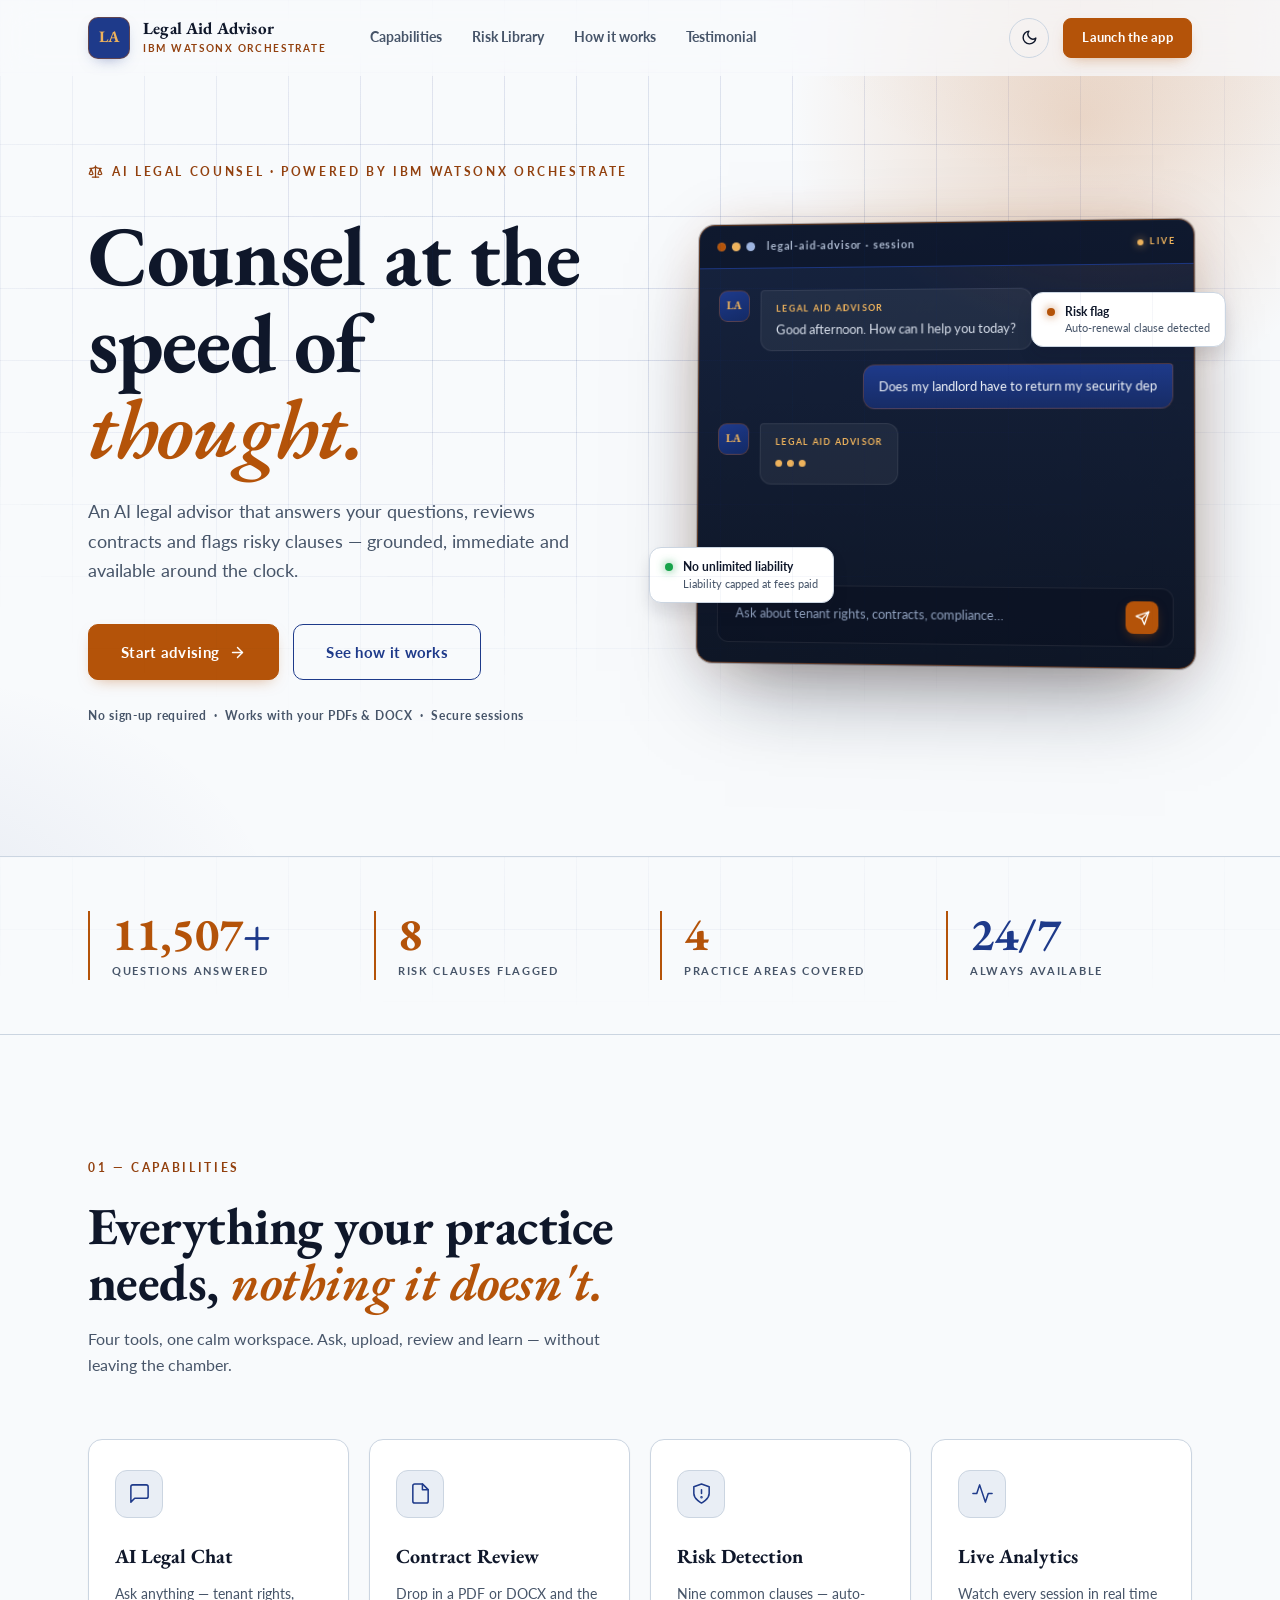
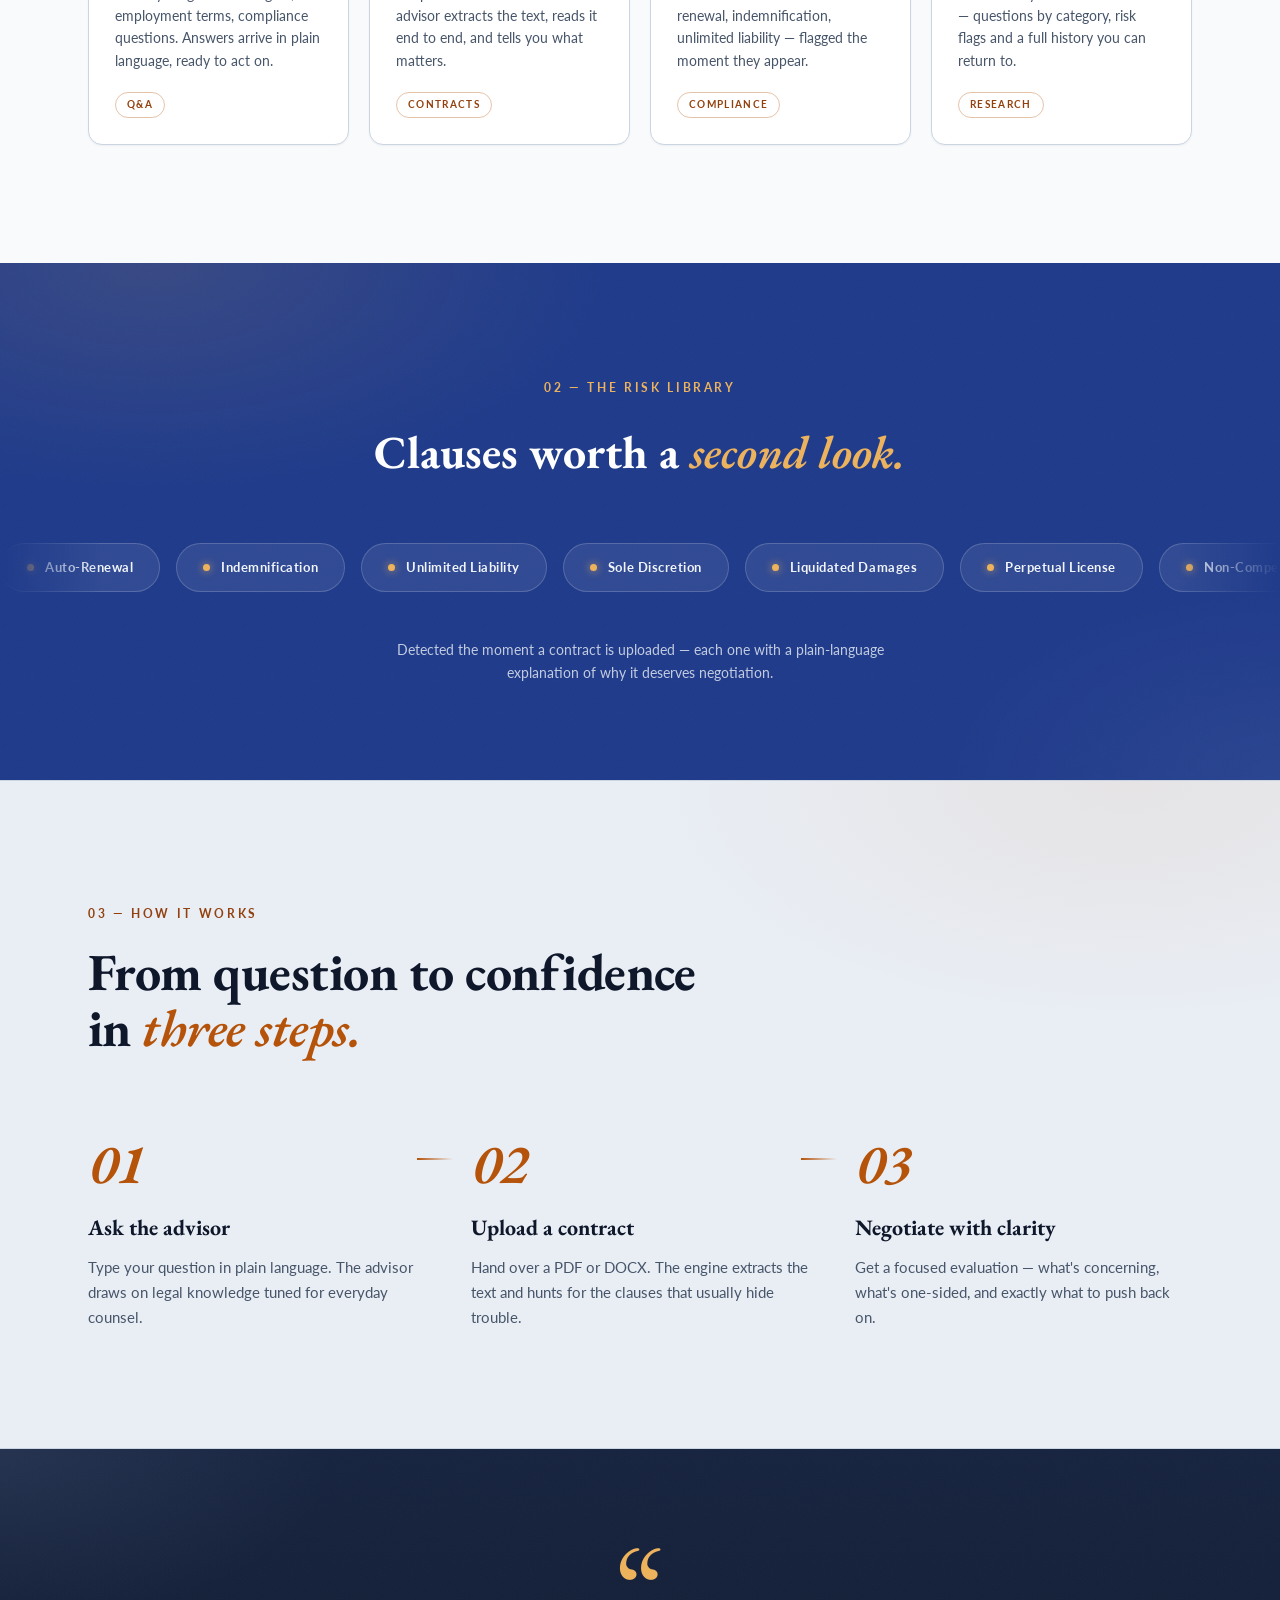
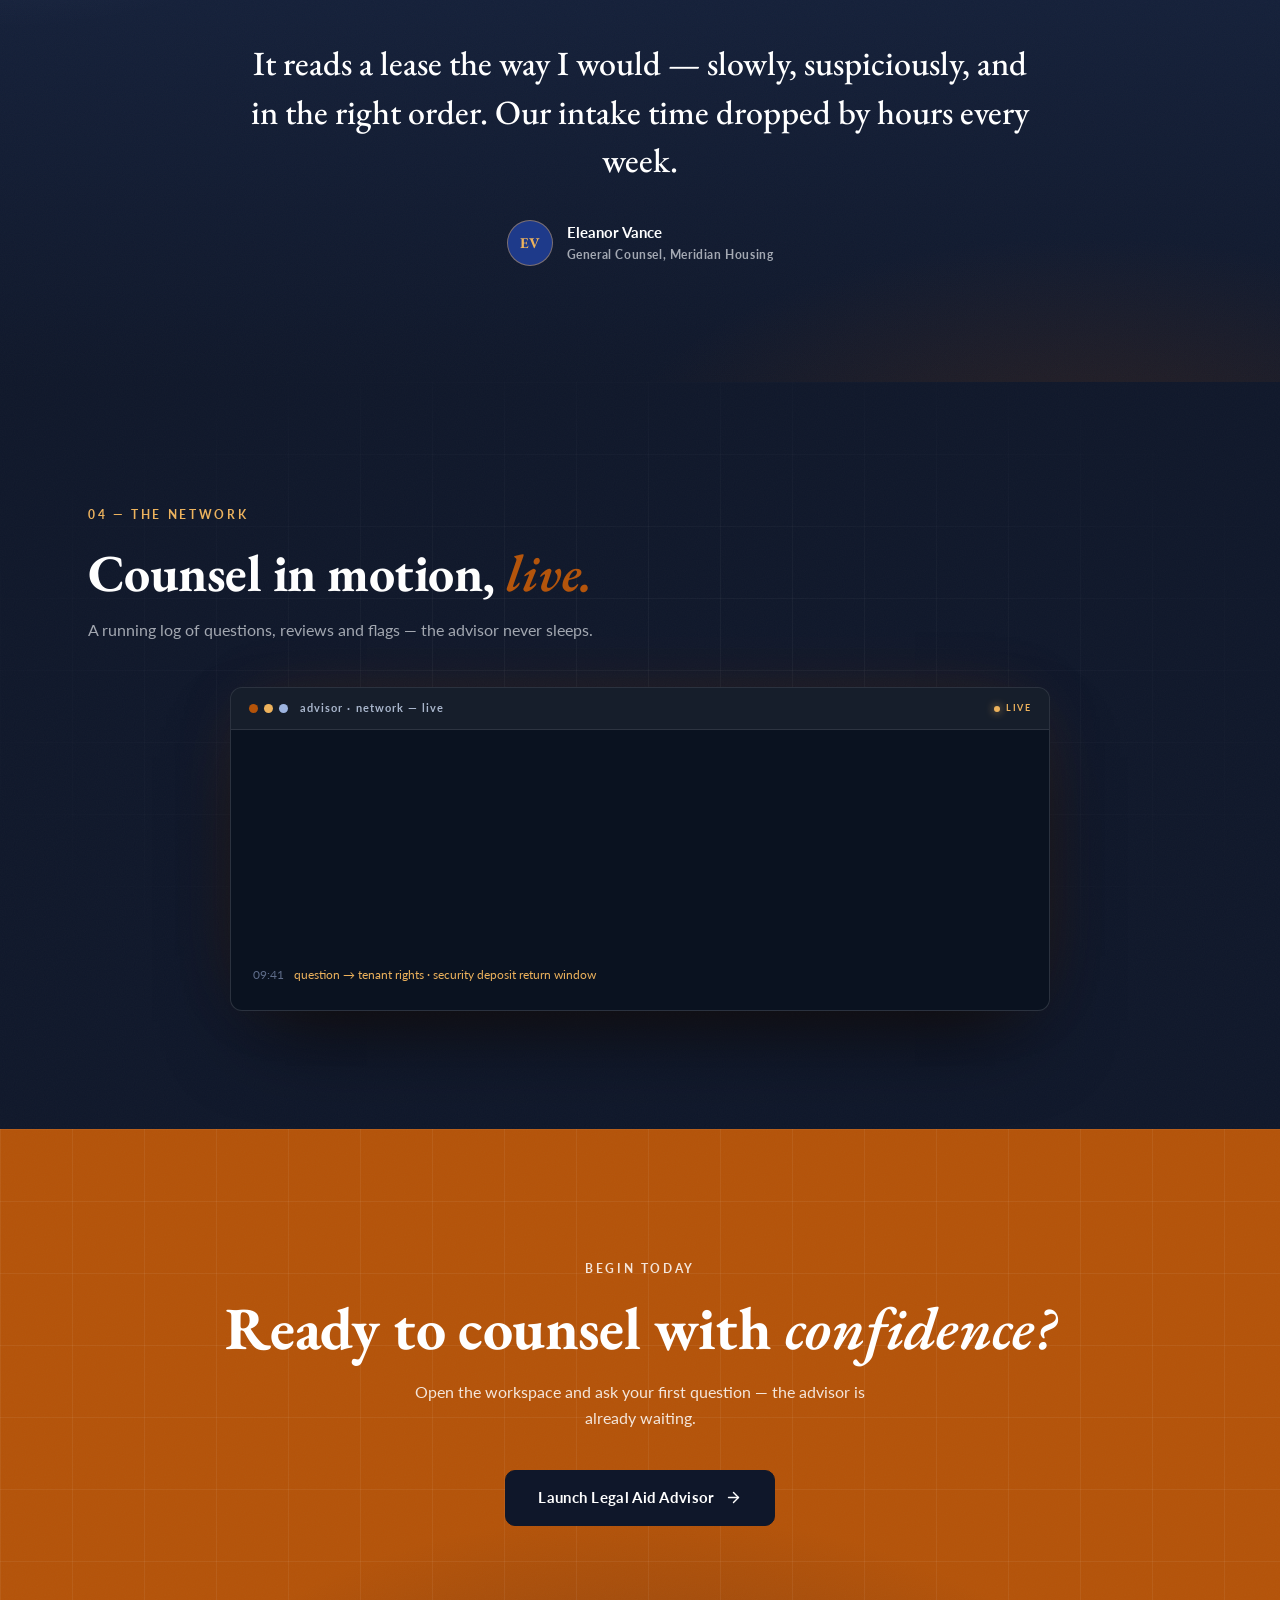
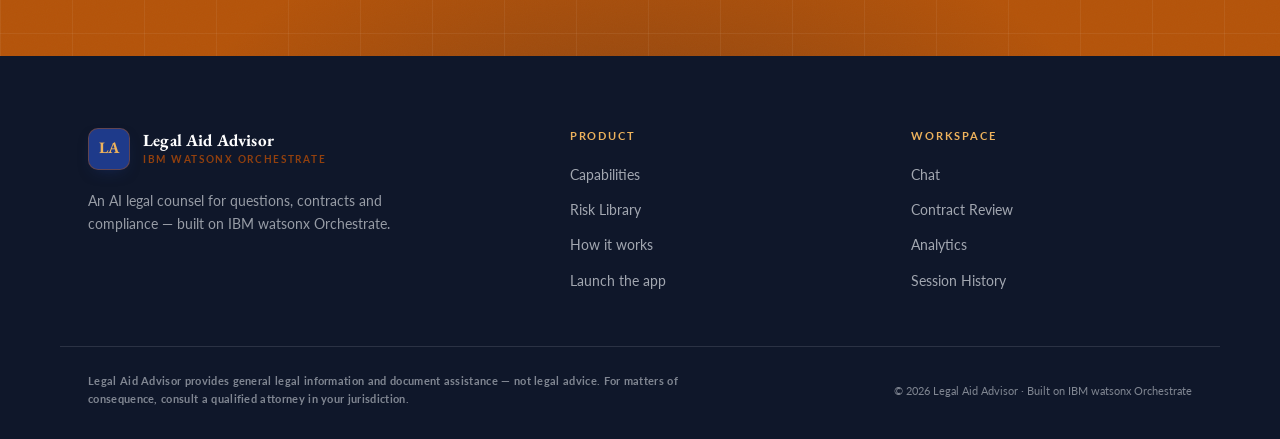
<file: Legal-Aid/public/index.html>
<!DOCTYPE html>
<html lang="en">
<head>
<meta charset="UTF-8" />
<meta name="viewport" content="width=device-width, initial-scale=1.0" />
<meta name="theme-color" content="#F8FAFC" />
<meta name="description" content="Legal Aid Advisor — an AI legal counsel that answers questions, reviews contracts and flags risk clauses. Powered by IBM watsonx Orchestrate." />
<title>Legal Aid Advisor — Counsel at the speed of thought</title>
<link rel="icon" href="data:image/svg+xml,<svg xmlns='http://www.w3.org/2000/svg' viewBox='0 0 100 100'><rect width='100' height='100' rx='22' fill='%231E3A8A'/><g stroke='%23B45309' stroke-width='7' stroke-linecap='round' fill='none'><path d='M50 22v54'/><path d='M50 28l-24 10'/><path d='M50 28l24 10'/><path d='M26 38v14a10 10 0 0 0 20 0V38'/><path d='M74 38v14a10 10 0 0 1-20 0V38'/><path d='M42 82h16'/></g></svg>" />
<link rel="preconnect" href="https://fonts.googleapis.com" />
<link rel="preconnect" href="https://fonts.gstatic.com" crossorigin />
<link href="https://fonts.googleapis.com/css2?family=EB+Garamond:ital,wght@0,400;0,500;0,600;0,700;1,400;1,500;1,600&family=Lato:wght@300;400;700&display=swap" rel="stylesheet" />
<link rel="stylesheet" href="css/landing.css" />
</head>
<body>
<a class="lp-skip" href="#main">Skip to content</a>

<!-- ══════════════ SCROLL PROGRESS ══════════════ -->
<div class="lp-progress" id="lpProgress" aria-hidden="true"></div>

<!-- ══════════════ NAV ══════════════ -->
<header class="lp-nav" id="lpNav">
  <div class="lp-container lp-nav-inner">
    <a class="lp-brand" href="#main" aria-label="Legal Aid Advisor — home">
      <span class="lp-brand-mark">LA</span>
      <span class="lp-brand-text">
        <span class="lp-brand-title">Legal Aid Advisor</span>
        <span class="lp-brand-sub">IBM watsonx Orchestrate</span>
      </span>
    </a>

    <nav class="lp-links" id="lpLinks" aria-label="Primary">
      <a href="#capabilities">Capabilities</a>
      <a href="#risk-library">Risk Library</a>
      <a href="#how-it-works">How it works</a>
      <a href="#testimonial">Testimonial</a>
    </nav>

    <div class="lp-nav-cta">
      <button class="theme-toggle lp-theme-toggle" data-theme-toggle aria-label="Switch to dark mode" aria-pressed="false">
        <svg class="icon-sun" viewBox="0 0 24 24" fill="none" stroke="currentColor" stroke-width="2" stroke-linecap="round" stroke-linejoin="round"><circle cx="12" cy="12" r="5"/><line x1="12" y1="1" x2="12" y2="3"/><line x1="12" y1="21" x2="12" y2="23"/><line x1="4.22" y1="4.22" x2="5.64" y2="5.64"/><line x1="18.36" y1="18.36" x2="19.78" y2="19.78"/><line x1="1" y1="12" x2="3" y2="12"/><line x1="21" y1="12" x2="23" y2="12"/><line x1="4.22" y1="19.78" x2="5.64" y2="18.36"/><line x1="18.36" y1="5.64" x2="19.78" y2="4.22"/></svg>
        <svg class="icon-moon" viewBox="0 0 24 24" fill="none" stroke="currentColor" stroke-width="2" stroke-linecap="round" stroke-linejoin="round"><path d="M21 12.79A9 9 0 1 1 11.21 3 7 7 0 0 0 21 12.79z"/></svg>
      </button>
      <a class="lp-btn lp-btn-accent" href="/dashboard">Launch the app</a>
      <button class="lp-burger" id="lpBurger" aria-label="Toggle menu" aria-expanded="false">
        <span></span><span></span><span></span>
      </button>
    </div>
  </div>
</header>

<main id="main">

<!-- ══════════════ HERO ══════════════ -->
<section class="lp-hero">
  <div class="lp-hero-glow" aria-hidden="true"></div>
  <div class="lp-container lp-hero-inner">

    <div class="lp-hero-copy">
      <p class="lp-eyebrow reveal">
        <svg viewBox="0 0 24 24" fill="none" stroke="currentColor" stroke-width="2" stroke-linecap="round" stroke-linejoin="round" aria-hidden="true"><path d="m16 16 3-8 3 8c-.87.65-1.92 1-3 1s-2.13-.35-3-1Z"/><path d="m2 16 3-8 3 8c-.87.65-1.92 1-3 1s-2.13-.35-3-1Z"/><path d="M7 21h10"/><path d="M12 3v18"/><path d="M3 7h2c2 0 5-1 7-2 2 1 5 2 7 2h2"/></svg>
        AI Legal Counsel · Powered by IBM watsonx Orchestrate
      </p>

      <h1 class="lp-hero-title reveal">
        Counsel at the speed of <em>thought.</em>
      </h1>

      <p class="lp-hero-sub reveal">
        An AI legal advisor that answers your questions, reviews contracts and
        flags risky clauses — grounded, immediate and available around the clock.
      </p>

      <div class="lp-hero-actions reveal">
        <a class="lp-btn lp-btn-accent lp-btn-lg" href="/dashboard">Start advising
          <svg viewBox="0 0 24 24" fill="none" stroke="currentColor" stroke-width="2" stroke-linecap="round" stroke-linejoin="round"><line x1="5" y1="12" x2="19" y2="12"/><polyline points="12 5 19 12 12 19"/></svg>
        </a>
        <a class="lp-btn lp-btn-outline lp-btn-lg" href="#how-it-works">See how it works</a>
      </div>

      <p class="lp-hero-note reveal">No sign-up required &nbsp;·&nbsp; Works with your PDFs &amp; DOCX &nbsp;·&nbsp; Secure sessions</p>
    </div>

    <!-- ── Hero mockup ── -->
    <div class="lp-hero-stage reveal">
      <div class="lp-mock" role="img" aria-label="Preview of the advisor chat answering a legal question">

        <div class="lp-mock-bar">
          <span class="lp-mock-dots"><i></i><i></i><i></i></span>
          <span class="lp-mock-title">legal-aid-advisor · session</span>
          <span class="lp-mock-live">LIVE</span>
        </div>

        <div class="lp-mock-body">
          <div class="lp-msg lp-msg-agent">
            <span class="lp-msg-avatar">LA</span>
            <div class="lp-msg-bubble">
              <span class="lp-msg-role">Legal Aid Advisor</span>
              <span class="lp-msg-text">Good afternoon. How can I help you today?</span>
            </div>
          </div>

          <div class="lp-msg lp-msg-user">
            <div class="lp-msg-bubble lp-msg-q" id="mockQ">Does my landlord have to return my security deposit?</div>
          </div>

          <div class="lp-msg lp-msg-agent">
            <span class="lp-msg-avatar">LA</span>
            <div class="lp-msg-bubble">
              <span class="lp-msg-role">Legal Aid Advisor</span>
              <span class="lp-typing" id="mockTyping"><i></i><i></i><i></i></span>
              <span class="lp-msg-text" id="mockA">Your deposit must be returned within 21 days of lease end — with an itemised statement of any deductions.</span>
            </div>
          </div>
        </div>

        <div class="lp-mock-input">
          <span class="lp-mock-ph">Ask about tenant rights, contracts, compliance…</span>
          <span class="lp-mock-send">
            <svg viewBox="0 0 24 24" fill="none" stroke="currentColor" stroke-width="2" stroke-linecap="round" stroke-linejoin="round"><line x1="22" y1="2" x2="11" y2="13"/><polygon points="22 2 15 22 11 13 2 9 22 2"/></svg>
          </span>
        </div>
      </div>

      <!-- Floating badges -->
      <div class="lp-float lp-float-risk" aria-hidden="true">
        <span class="lp-float-dot warn"></span>
        <div><b>Risk flag</b><span>Auto-renewal clause detected</span></div>
      </div>
      <div class="lp-float lp-float-clear" aria-hidden="true">
        <span class="lp-float-dot ok"></span>
        <div><b>No unlimited liability</b><span>Liability capped at fees paid</span></div>
      </div>
    </div>

  </div>
</section>

<!-- ══════════════ STATS ══════════════ -->
<section class="lp-stats" aria-label="Key numbers">
  <div class="lp-container lp-stats-grid">
    <div class="lp-stat reveal">
      <span class="lp-stat-num"><span data-count="12400">0</span>+</span>
      <span class="lp-stat-lbl">Questions answered</span>
    </div>
    <div class="lp-stat reveal">
      <span class="lp-stat-num"><span data-count="9">0</span></span>
      <span class="lp-stat-lbl">Risk clauses flagged</span>
    </div>
    <div class="lp-stat reveal">
      <span class="lp-stat-num"><span data-count="4">0</span></span>
      <span class="lp-stat-lbl">Practice areas covered</span>
    </div>
    <div class="lp-stat reveal">
      <span class="lp-stat-num">24/7</span>
      <span class="lp-stat-lbl">Always available</span>
    </div>
  </div>
</section>

<!-- ══════════════ CAPABILITIES ══════════════ -->
<section class="lp-section" id="capabilities">
  <div class="lp-container">
    <div class="lp-sec-head reveal">
      <p class="lp-eyebrow">01 — Capabilities</p>
      <h2>Everything your practice needs, <em>nothing it doesn't.</em></h2>
      <p class="lp-sec-sub">Four tools, one calm workspace. Ask, upload, review and learn — without leaving the chamber.</p>
    </div>

    <div class="lp-features">
      <article class="lp-card reveal">
        <span class="lp-card-ico chat">
          <svg viewBox="0 0 24 24" fill="none" stroke="currentColor" stroke-width="1.6" stroke-linecap="round" stroke-linejoin="round"><path d="M21 15a2 2 0 0 1-2 2H7l-4 4V5a2 2 0 0 1 2-2h14a2 2 0 0 1 2 2z"/></svg>
        </span>
        <h3>AI Legal Chat</h3>
        <p>Ask anything — tenant rights, employment terms, compliance questions. Answers arrive in plain language, ready to act on.</p>
        <span class="lp-card-tag">Q&A</span>
      </article>

      <article class="lp-card reveal">
        <span class="lp-card-ico doc">
          <svg viewBox="0 0 24 24" fill="none" stroke="currentColor" stroke-width="1.6" stroke-linecap="round" stroke-linejoin="round"><path d="M14 2H6a2 2 0 0 0-2 2v16a2 2 0 0 0 2 2h12a2 2 0 0 0 2-2V8z"/><polyline points="14 2 14 8 20 8"/></svg>
        </span>
        <h3>Contract Review</h3>
        <p>Drop in a PDF or DOCX and the advisor extracts the text, reads it end to end, and tells you what matters.</p>
        <span class="lp-card-tag">Contracts</span>
      </article>

      <article class="lp-card reveal">
        <span class="lp-card-ico shield">
          <svg viewBox="0 0 24 24" fill="none" stroke="currentColor" stroke-width="1.6" stroke-linecap="round" stroke-linejoin="round"><path d="M12 22s8-4 8-10V5l-8-3-8 3v7c0 6 8 10 8 10z"/><line x1="12" y1="8" x2="12" y2="12"/><circle cx="12" cy="16" r="0.5"/></svg>
        </span>
        <h3>Risk Detection</h3>
        <p>Nine common clauses — auto-renewal, indemnification, unlimited liability — flagged the moment they appear.</p>
        <span class="lp-card-tag">Compliance</span>
      </article>

      <article class="lp-card reveal">
        <span class="lp-card-ico chart">
          <svg viewBox="0 0 24 24" fill="none" stroke="currentColor" stroke-width="1.6" stroke-linecap="round" stroke-linejoin="round"><polyline points="22 12 18 12 15 21 9 3 6 12 2 12"/></svg>
        </span>
        <h3>Live Analytics</h3>
        <p>Watch every session in real time — questions by category, risk flags and a full history you can return to.</p>
        <span class="lp-card-tag">Research</span>
      </article>
    </div>
  </div>
</section>

<!-- ══════════════ RISK LIBRARY MARQUEE ══════════════ -->
<section class="lp-risks" id="risk-library">
  <div class="lp-grain" aria-hidden="true"></div>
  <div class="lp-risks-head reveal">
    <p class="lp-eyebrow">02 — The Risk Library</p>
    <h2>Clauses worth a <em>second look.</em></h2>
  </div>

  <div class="lp-marquee reveal" aria-hidden="true">
    <div class="lp-marquee-track">
      <span class="lp-risk-chip"><i></i>Auto-Renewal</span>
      <span class="lp-risk-chip"><i></i>Indemnification</span>
      <span class="lp-risk-chip"><i></i>Unlimited Liability</span>
      <span class="lp-risk-chip"><i></i>Sole Discretion</span>
      <span class="lp-risk-chip"><i></i>Liquidated Damages</span>
      <span class="lp-risk-chip"><i></i>Perpetual License</span>
      <span class="lp-risk-chip"><i></i>Non-Compete</span>
      <span class="lp-risk-chip"><i></i>Jury Waiver</span>
      <span class="lp-risk-chip"><i></i>Mandatory Arbitration</span>
      <span class="lp-risk-chip"><i></i>Auto-Renewal</span>
      <span class="lp-risk-chip"><i></i>Indemnification</span>
      <span class="lp-risk-chip"><i></i>Unlimited Liability</span>
      <span class="lp-risk-chip"><i></i>Sole Discretion</span>
      <span class="lp-risk-chip"><i></i>Liquidated Damages</span>
      <span class="lp-risk-chip"><i></i>Perpetual License</span>
      <span class="lp-risk-chip"><i></i>Non-Compete</span>
      <span class="lp-risk-chip"><i></i>Jury Waiver</span>
      <span class="lp-risk-chip"><i></i>Mandatory Arbitration</span>
    </div>
  </div>

  <p class="lp-risks-note reveal">Detected the moment a contract is uploaded — each one with a plain-language explanation of why it deserves negotiation.</p>
</section>

<!-- ══════════════ HOW IT WORKS ══════════════ -->
<section class="lp-section lp-section-parch" id="how-it-works">
  <div class="lp-container">
    <div class="lp-sec-head reveal">
      <p class="lp-eyebrow">03 — How it works</p>
      <h2>From question to confidence in <em>three steps.</em></h2>
    </div>

    <div class="lp-steps">
      <div class="lp-step reveal">
        <span class="lp-step-num">01</span>
        <h3>Ask the advisor</h3>
        <p>Type your question in plain language. The advisor draws on legal knowledge tuned for everyday counsel.</p>
      </div>
      <div class="lp-step reveal">
        <span class="lp-step-num">02</span>
        <h3>Upload a contract</h3>
        <p>Hand over a PDF or DOCX. The engine extracts the text and hunts for the clauses that usually hide trouble.</p>
      </div>
      <div class="lp-step reveal">
        <span class="lp-step-num">03</span>
        <h3>Negotiate with clarity</h3>
        <p>Get a focused evaluation — what's concerning, what's one-sided, and exactly what to push back on.</p>
      </div>
    </div>
  </div>
</section>

<!-- ══════════════ TESTIMONIAL ══════════════ -->
<section class="lp-quote" id="testimonial">
  <div class="lp-grain" aria-hidden="true"></div>
  <div class="lp-container lp-quote-inner reveal">
    <span class="lp-quote-mark" aria-hidden="true">“</span>
    <blockquote>
      It reads a lease the way I would — slowly, suspiciously, and in the right order.
      Our intake time dropped by hours every week.
    </blockquote>
    <div class="lp-quote-by">
      <span class="lp-quote-avatar">EV</span>
      <div>
        <b>Eleanor Vance</b>
        <span>General Counsel, Meridian Housing</span>
      </div>
    </div>
  </div>
</section>

<!-- ══════════════ TERMINAL — ADVISOR NETWORK ══════════════ -->
<section class="lp-term" id="network">
  <div class="lp-grain" aria-hidden="true"></div>
  <div class="lp-container">
    <div class="lp-sec-head reveal" style="max-width: 560px; margin-bottom: 44px;">
      <p class="lp-eyebrow">04 — The network</p>
      <h2>Counsel in motion, <em>live.</em></h2>
      <p class="lp-sec-sub">A running log of questions, reviews and flags — the advisor never sleeps.</p>
    </div>

    <div class="lp-term-window reveal" role="img" aria-label="Live advisor network log">
      <div class="lp-term-bar">
        <span class="lp-term-dots"><i></i><i></i><i></i></span>
        <span class="lp-term-title">advisor · network — live</span>
        <span class="lp-term-live">LIVE</span>
      </div>
      <div class="lp-term-body" id="termBody">
        <!-- lines injected by landing.js -->
      </div>
    </div>
  </div>
</section>

<!-- ══════════════ CTA ══════════════ -->
<section class="lp-cta">
  <div class="lp-grain" aria-hidden="true"></div>
  <div class="lp-container lp-cta-inner reveal">
    <p class="lp-eyebrow">Begin today</p>
    <h2>Ready to counsel with <em>confidence?</em></h2>
    <p class="lp-cta-sub">Open the workspace and ask your first question — the advisor is already waiting.</p>
    <a class="lp-btn lp-btn-ink lp-btn-lg" href="/dashboard">Launch Legal Aid Advisor
      <svg viewBox="0 0 24 24" fill="none" stroke="currentColor" stroke-width="2" stroke-linecap="round" stroke-linejoin="round"><line x1="5" y1="12" x2="19" y2="12"/><polyline points="12 5 19 12 12 19"/></svg>
    </a>
  </div>
</section>

</main>

<!-- ══════════════ FOOTER ══════════════ -->
<footer class="lp-footer">
  <div class="lp-container lp-footer-inner">
    <div class="lp-footer-brand">
      <a class="lp-brand" href="#main">
        <span class="lp-brand-mark">LA</span>
        <span class="lp-brand-text">
          <span class="lp-brand-title">Legal Aid Advisor</span>
          <span class="lp-brand-sub">IBM watsonx Orchestrate</span>
        </span>
      </a>
      <p>An AI legal counsel for questions, contracts and compliance — built on IBM watsonx Orchestrate.</p>
    </div>

    <div class="lp-footer-col">
      <h4>Product</h4>
      <a href="#capabilities">Capabilities</a>
      <a href="#risk-library">Risk Library</a>
      <a href="#how-it-works">How it works</a>
      <a href="/dashboard">Launch the app</a>
    </div>

    <div class="lp-footer-col">
      <h4>Workspace</h4>
      <a href="/dashboard">Chat</a>
      <a href="/dashboard">Contract Review</a>
      <a href="/dashboard">Analytics</a>
      <a href="/dashboard">Session History</a>
    </div>
  </div>

  <div class="lp-container lp-footer-bottom">
    <p class="lp-disclaimer">Legal Aid Advisor provides general legal information and document assistance — not legal advice. For matters of consequence, consult a qualified attorney in your jurisdiction.</p>
    <p class="lp-copy">© 2026 Legal Aid Advisor · Built on IBM watsonx Orchestrate</p>
  </div>
</footer>

<script src="js/theme.js"></script>
<script src="js/landing.js"></script>
</body>
</html>
</file>
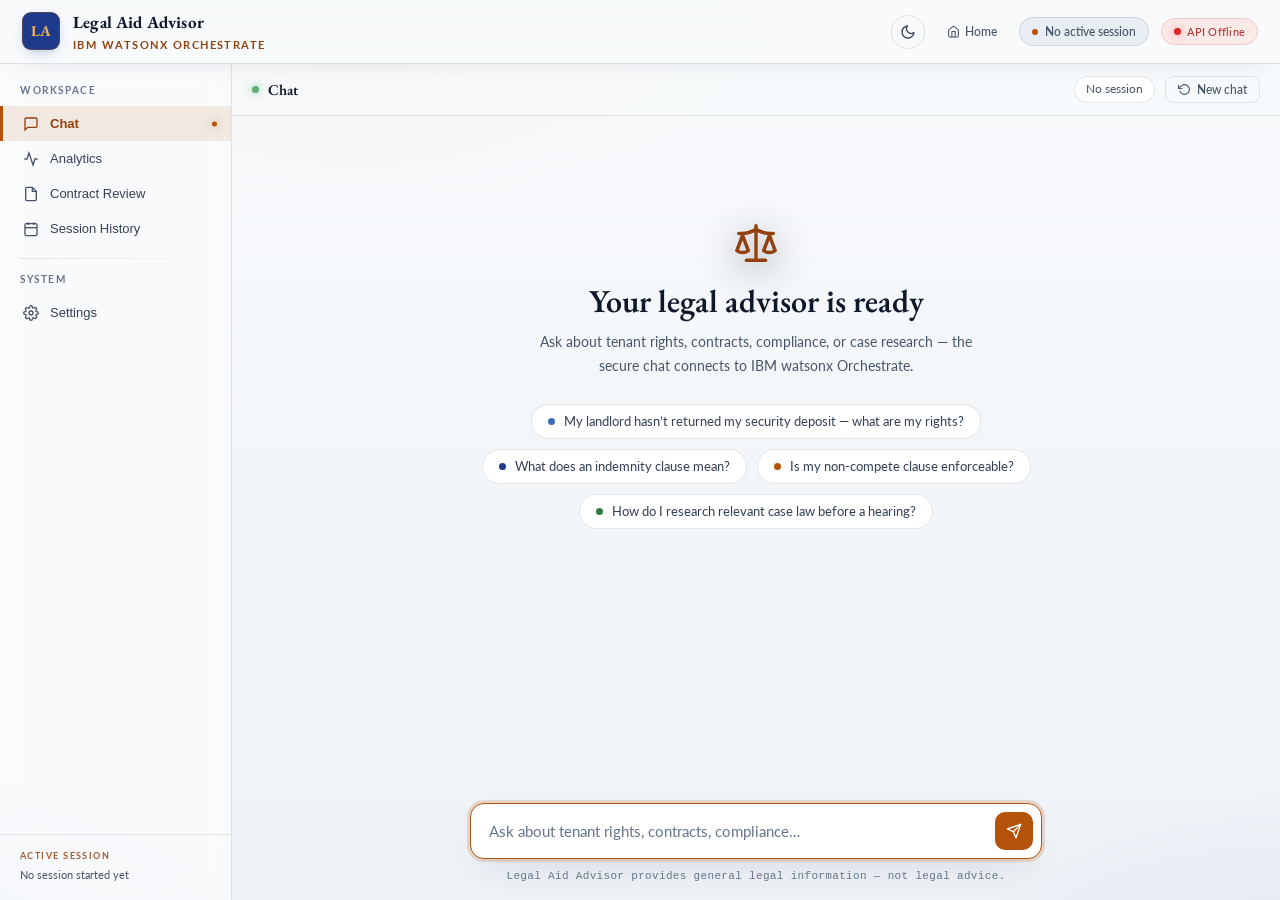
<file: Legal-Aid/public/dashboard.html>
<!DOCTYPE html>
<html lang="en">
<head>
<meta charset="UTF-8" />
<meta name="viewport" content="width=device-width, initial-scale=1.0" />
<meta name="theme-color" content="#F8FAFC" />
<title>Legal Aid Advisor</title>
<link rel="icon" href="data:image/svg+xml,<svg xmlns='http://www.w3.org/2000/svg' viewBox='0 0 100 100'><rect width='100' height='100' rx='22' fill='%231E3A8A'/><g stroke='%23B45309' stroke-width='7' stroke-linecap='round' fill='none'><path d='M50 22v54'/><path d='M50 28l-24 10'/><path d='M50 28l24 10'/><path d='M26 38v14a10 10 0 0 0 20 0V38'/><path d='M74 38v14a10 10 0 0 1-20 0V38'/><path d='M42 82h16'/></g></svg>" />
<link rel="preconnect" href="https://fonts.googleapis.com" />
<link rel="preconnect" href="https://fonts.gstatic.com" crossorigin />
<link href="https://fonts.googleapis.com/css2?family=EB+Garamond:ital,wght@0,400;0,500;0,600;0,700;1,400;1,500;1,600&family=Lato:wght@300;400;700&display=swap" rel="stylesheet" />
<link rel="stylesheet" href="css/app.css" />
</head>
<body>

<!-- ── App header ── -->
<header class="app-header">
  <button class="nav-toggle" id="navToggle" aria-label="Toggle navigation">
    <svg viewBox="0 0 24 24" fill="none" stroke="currentColor" stroke-width="2" stroke-linecap="round">
      <line x1="3" y1="6" x2="21" y2="6"/><line x1="3" y1="12" x2="21" y2="12"/><line x1="3" y1="18" x2="21" y2="18"/>
    </svg>
  </button>
  <div class="brand">
    <div class="logo-mark">LA</div>
    <div>
      <div class="app-title">Legal Aid Advisor</div>
      <div class="app-sub">IBM watsonx Orchestrate</div>
    </div>
  </div>
  <div class="header-right">
    <button class="theme-toggle" data-theme-toggle aria-label="Switch to dark mode" aria-pressed="false">
      <svg class="icon-sun" viewBox="0 0 24 24" fill="none" stroke="currentColor" stroke-width="2" stroke-linecap="round" stroke-linejoin="round"><circle cx="12" cy="12" r="5"/><line x1="12" y1="1" x2="12" y2="3"/><line x1="12" y1="21" x2="12" y2="23"/><line x1="4.22" y1="4.22" x2="5.64" y2="5.64"/><line x1="18.36" y1="18.36" x2="19.78" y2="19.78"/><line x1="1" y1="12" x2="3" y2="12"/><line x1="21" y1="12" x2="23" y2="12"/><line x1="4.22" y1="19.78" x2="5.64" y2="18.36"/><line x1="18.36" y1="5.64" x2="19.78" y2="4.22"/></svg>
      <svg class="icon-moon" viewBox="0 0 24 24" fill="none" stroke="currentColor" stroke-width="2" stroke-linecap="round" stroke-linejoin="round"><path d="M21 12.79A9 9 0 1 1 11.21 3 7 7 0 0 0 21 12.79z"/></svg>
    </button>
    <a class="home-link" href="/" aria-label="Back to landing page">
      <svg viewBox="0 0 24 24" fill="none" stroke="currentColor" stroke-width="2" stroke-linecap="round" stroke-linejoin="round"><path d="M3 9l9-7 9 7v11a2 2 0 0 1-2 2H5a2 2 0 0 1-2-2z"/><polyline points="9 22 9 12 15 12 15 22"/></svg>
      Home
    </a>
    <span class="session-chip" id="headerSessionLabel">No active session</span>
    <div class="status-pill" id="statusPill">Connecting…</div>
  </div>
</header>

<!-- ── Sidebar nav ── -->
<nav class="app-nav" id="appNav">
  <div class="nav-section-label">Workspace</div>

  <button class="nav-item active" data-view="chat">
    <svg viewBox="0 0 24 24" fill="none" stroke="currentColor" stroke-width="2">
      <path d="M21 15a2 2 0 0 1-2 2H7l-4 4V5a2 2 0 0 1 2-2h14a2 2 0 0 1 2 2z"/>
    </svg>
    Chat
  </button>

  <button class="nav-item" data-view="analytics">
    <svg viewBox="0 0 24 24" fill="none" stroke="currentColor" stroke-width="2">
      <polyline points="22 12 18 12 15 21 9 3 6 12 2 12"/>
    </svg>
    Analytics
  </button>

  <button class="nav-item" data-view="contracts">
    <svg viewBox="0 0 24 24" fill="none" stroke="currentColor" stroke-width="2">
      <path d="M14 2H6a2 2 0 0 0-2 2v16a2 2 0 0 0 2 2h12a2 2 0 0 0 2-2V8z"/>
      <polyline points="14 2 14 8 20 8"/>
    </svg>
    Contract Review
  </button>

  <button class="nav-item" data-view="sessions">
    <svg viewBox="0 0 24 24" fill="none" stroke="currentColor" stroke-width="2">
      <rect x="3" y="4" width="18" height="18" rx="2" ry="2"/>
      <line x1="16" y1="2" x2="16" y2="6"/><line x1="8" y1="2" x2="8" y2="6"/>
      <line x1="3" y1="10" x2="21" y2="10"/>
    </svg>
    Session History
  </button>

  <div class="nav-divider"></div>
  <div class="nav-section-label">System</div>

  <button class="nav-item" data-view="settings">
    <svg viewBox="0 0 24 24" fill="none" stroke="currentColor" stroke-width="2">
      <circle cx="12" cy="12" r="3"/>
      <path d="M19.4 15a1.65 1.65 0 0 0 .33 1.82l.06.06a2 2 0 0 1-2.83 2.83l-.06-.06a1.65 1.65 0 0 0-1.82-.33 1.65 1.65 0 0 0-1 1.51V21a2 2 0 0 1-4 0v-.09A1.65 1.65 0 0 0 9 19.4a1.65 1.65 0 0 0-1.82.33l-.06.06a2 2 0 0 1-2.83-2.83l.06-.06A1.65 1.65 0 0 0 4.68 15a1.65 1.65 0 0 0-1.51-1H3a2 2 0 0 1 0-4h.09A1.65 1.65 0 0 0 4.6 9a1.65 1.65 0 0 0-.33-1.82l-.06-.06a2 2 0 0 1 2.83-2.83l.06.06A1.65 1.65 0 0 0 9 4.68a1.65 1.65 0 0 0 1-1.51V3a2 2 0 0 1 4 0v.09a1.65 1.65 0 0 0 1 1.51 1.65 1.65 0 0 0 1.82-.33l.06-.06a2 2 0 0 1 2.83 2.83l-.06.06A1.65 1.65 0 0 0 19.4 9a1.65 1.65 0 0 0 1.51 1H21a2 2 0 0 1 0 4h-.09a1.65 1.65 0 0 0-1.51 1z"/>
    </svg>
    Settings
  </button>

  <div class="nav-footer" id="navSessionLabel">No session started yet</div>
</nav>

<!-- ── Main content ── -->
<main class="app-main" id="appMain">

  <!-- ── VIEW: Chat ── -->
  <div class="view active" id="view-chat"></div>

  <!-- ── VIEW: Analytics ── -->
  <div class="view" id="view-analytics"></div>

  <!-- ── VIEW: Contracts ── -->
  <div class="view" id="view-contracts"></div>

  <!-- ── VIEW: Sessions ── -->
  <div class="view" id="view-sessions"></div>

  <!-- ── VIEW: Settings ── -->
  <div class="view" id="view-settings"></div>

</main>

<!-- ── Toast container ── -->
<div id="toast-container"></div>

<!-- ── Scripts ── -->
<script src="js/theme.js"></script>
<script src="js/api.js"></script>
<script src="js/utils.js"></script>
<script src="js/views/chat.js"></script>
<script src="js/views/analytics.js"></script>
<script src="js/views/contracts.js"></script>
<script src="js/views/sessions.js"></script>
<script src="js/views/settings.js"></script>
<script src="js/app.js"></script>

</body>
</html>
</file>
<file: Legal-Aid/public/css/landing.css>
/* ═══════════════════════════════════════════════════════════════════════════
   Legal Aid Advisor — Landing Page
   Theme: “Authority” — slate canvas, navy ink, trust gold.
   Generated from design-system/legal-aid-advisor/MASTER.md:
   Trust & Authority pattern · Accessible & Ethical style.
   EB Garamond for gravity, Lato for UI. No gradients, no emoji icons.
   ═══════════════════════════════════════════════════════════════════════════ */

*, *::before, *::after { box-sizing: border-box; margin: 0; padding: 0; }

:root {
  /* Palette — Authority navy + trust gold (design-system MASTER.md) */
  --color-primary:        #1E3A8A;
  --color-on-primary:     #FFFFFF;
  --color-secondary:      #1E40AF;
  --color-on-secondary:   #FFFFFF;
  --color-accent:         #B45309;
  --color-on-accent:      #FFFFFF;
  --color-background:     #F8FAFC;
  --color-foreground:     #0F172A;
  --color-card:           #FFFFFF;
  --color-card-foreground:#0F172A;
  --color-muted:          #E9EEF5;
  --color-muted-foreground:#475569;
  --color-border:         #CBD5E1;
  --color-destructive:    #DC2626;
  --color-on-destructive: #FFFFFF;
  --color-ring:           #1E3A8A;

  /* Accessibility-driven tints (4.5:1 on their backgrounds) */
  --color-accent-strong:  #92400E;   /* gold as small text on light */
  --color-accent-bright:  #EDB25C;   /* gold as small text on navy/dark */
  --color-on-ink:         #F1F5F9;

  /* Type — EB Garamond (headings) + Lato (body) per MASTER.md */
  --font-serif: 'EB Garamond', Georgia, 'Times New Roman', serif;
  --font-sans:  'Lato', -apple-system, 'Segoe UI', system-ui, sans-serif;

  /* Spacing tokens */
  --space-xs: 4px; --space-sm: 8px; --space-md: 16px; --space-lg: 24px;
  --space-xl: 32px; --space-2xl: 48px; --space-3xl: 64px;

  /* Shadows */
  --shadow-sm: 0 1px 2px rgba(15, 23, 42, 0.05);
  --shadow-md: 0 4px 6px rgba(15, 23, 42, 0.08);
  --shadow-lg: 0 10px 15px rgba(15, 23, 42, 0.10);
  --shadow-xl: 0 20px 25px rgba(15, 23, 42, 0.15);

  --container: 1160px;
  --nav-h: 76px;
  --ease: cubic-bezier(0.25, 0.46, 0.45, 0.94);
}

html { scroll-behavior: smooth; }

body {
  font-family: var(--font-sans);
  font-size: 16px;
  line-height: 1.65;
  color: var(--color-foreground);
  background: var(--color-background);
  -webkit-font-smoothing: antialiased;
  text-rendering: optimizeLegibility;
  overflow-x: hidden;
}

::selection { background: rgba(180, 83, 9, 0.22); }

:focus-visible {
  outline: 3px solid var(--color-ring);
  outline-offset: 3px;
  border-radius: 4px;
}

img, svg { display: block; }
a { color: inherit; }

/* ── Skip link (Accessible & Ethical) ─────────────────────────────────── */
.lp-skip {
  position: absolute; top: 12px; left: 12px; z-index: 300;
  padding: 12px 18px;
  background: var(--color-primary);
  color: var(--color-on-primary);
  font-size: 14px; font-weight: 700; text-decoration: none;
  border-radius: 8px;
  transform: translateY(-160%);
  transition: transform 200ms var(--ease);
}
.lp-skip:focus { transform: translateY(0); }

.lp-container { width: 100%; max-width: var(--container); margin: 0 auto; padding: 0 28px; }

/* ── Eyebrow label ────────────────────────────────────────────────────── */
.lp-eyebrow {
  display: inline-flex; align-items: center;
  font-family: var(--font-sans);
  font-size: 12px; font-weight: 700;
  letter-spacing: 0.22em; text-transform: uppercase;
  color: var(--color-accent-strong);
}
.lp-eyebrow svg {
  width: 15px; height: 15px;
  margin-right: 9px;
  flex-shrink: 0;
}

/* ── Buttons ──────────────────────────────────────────────────────────── */
.lp-btn {
  display: inline-flex; align-items: center; justify-content: center; gap: 10px;
  font-family: var(--font-sans);
  font-size: 14px; font-weight: 700; letter-spacing: 0.02em;
  height: 50px; padding: 0 26px;
  border-radius: 8px;
  text-decoration: none;
  border: 1px solid transparent;
  cursor: pointer;
  transition: background-color 200ms var(--ease), color 200ms var(--ease),
              border-color 200ms var(--ease), box-shadow 200ms var(--ease),
              transform 200ms var(--ease);
  white-space: nowrap;
}
.lp-btn svg { width: 17px; height: 17px; transition: transform 200ms var(--ease); }
.lp-btn:hover svg { transform: translateX(3px); }

/* Primary CTA — trust gold */
.lp-btn-accent {
  color: var(--color-on-accent);
  background: var(--color-accent);
  border-color: var(--color-accent);
  box-shadow: 0 6px 16px -8px rgba(180, 83, 9, 0.55);
}
.lp-btn-accent:hover {
  background: var(--color-accent-strong);
  border-color: var(--color-accent-strong);
  box-shadow: 0 10px 22px -10px rgba(180, 83, 9, 0.6);
  transform: translateY(-1px);
}

/* Secondary — navy outline */
.lp-btn-outline {
  color: var(--color-primary);
  background: transparent;
  border-color: var(--color-primary);
}
.lp-btn-outline:hover {
  background: var(--color-primary);
  color: var(--color-on-primary);
  transform: translateY(-1px);
}

/* Solid ink — used on the gold CTA band */
.lp-btn-ink {
  color: var(--color-on-primary);
  background: var(--color-foreground);
  border-color: var(--color-foreground);
}
.lp-btn-ink:hover {
  background: var(--color-primary);
  border-color: var(--color-primary);
  box-shadow: 0 10px 22px -10px rgba(15, 23, 42, 0.6);
  transform: translateY(-1px);
}

.lp-btn-lg { height: 56px; padding: 0 32px; font-size: 15px; border-radius: 10px; }

/* ═══════════════════════════════════════════════════════════════════════════
   SCROLL PROGRESS
   ═══════════════════════════════════════════════════════════════════════════ */
.lp-progress {
  position: fixed; top: 0; left: 0; right: 0; z-index: 200;
  height: 3px;
  background: var(--color-accent);
  transform-origin: left;
  transform: scaleX(0);
}

/* ═══════════════════════════════════════════════════════════════════════════
   NAV — calm glass
   ═══════════════════════════════════════════════════════════════════════════ */
.lp-nav {
  position: fixed; top: 0; left: 0; right: 0; z-index: 100;
  height: var(--nav-h);
  display: flex; align-items: center;
  background: rgba(248, 250, 252, 0.72);
  -webkit-backdrop-filter: blur(16px);
  backdrop-filter: blur(16px);
  border-bottom: 1px solid transparent;
  transition: background-color 250ms var(--ease), border-color 250ms var(--ease),
              box-shadow 250ms var(--ease);
}
.lp-nav.scrolled {
  background: rgba(248, 250, 252, 0.94);
  border-bottom-color: var(--color-border);
  box-shadow: 0 8px 28px -18px rgba(15, 23, 42, 0.25);
}

.lp-nav-inner { display: flex; align-items: center; gap: 32px; }

.lp-brand { display: flex; align-items: center; gap: 13px; text-decoration: none; }

.lp-brand-mark {
  width: 42px; height: 42px; flex-shrink: 0;
  border-radius: 10px;
  display: flex; align-items: center; justify-content: center;
  font-family: var(--font-serif); font-weight: 700; font-size: 16px;
  color: var(--color-accent-bright);
  background: var(--color-primary);
  border: 1px solid rgba(180, 83, 9, 0.45);
  box-shadow: 0 6px 16px -8px rgba(30, 58, 138, 0.55);
}

.lp-brand-title {
  display: block;
  font-family: var(--font-serif);
  font-size: 17px; font-weight: 700; letter-spacing: 0.01em;
  color: var(--color-foreground);
  line-height: 1.2;
}
.lp-brand-sub {
  display: block;
  font-family: var(--font-sans);
  font-size: 9.5px; font-weight: 700; letter-spacing: 0.18em; text-transform: uppercase;
  color: var(--color-accent-strong); margin-top: 2px;
}

.lp-links { display: flex; align-items: center; gap: 30px; margin-left: 12px; }
.lp-links a {
  position: relative;
  font-size: 13.5px; font-weight: 700;
  color: var(--color-muted-foreground);
  text-decoration: none;
  transition: color 200ms var(--ease);
  padding: 6px 0;
}
.lp-links a::after {
  content: ''; position: absolute; left: 0; bottom: 0;
  width: 100%; height: 2px;
  background: var(--color-accent);
  transform: scaleX(0); transform-origin: left;
  transition: transform 220ms var(--ease);
}
.lp-links a:hover { color: var(--color-foreground); }
.lp-links a:hover::after { transform: scaleX(1); }

.lp-nav-cta { margin-left: auto; display: flex; align-items: center; gap: 14px; }
.lp-nav-cta .lp-btn { height: 40px; padding: 0 18px; font-size: 13px; }

/* theme toggle in the landing nav */
.lp-theme-toggle {
  width: 40px; height: 40px;
  border-radius: 50%;
  display: inline-flex; align-items: center; justify-content: center;
  background: transparent; border: 1px solid var(--color-border);
  color: var(--color-foreground); cursor: pointer;
  transition: color 200ms var(--ease), border-color 200ms var(--ease), background-color 200ms var(--ease);
}
.lp-theme-toggle:hover { color: var(--color-accent); border-color: var(--color-accent); background: rgba(180, 83, 9, 0.08); }
.lp-theme-toggle svg { width: 17px; height: 17px; }
.lp-theme-toggle .icon-sun { display: none; }
.lp-theme-toggle .icon-moon { display: block; }
.lp-theme-toggle.dark .icon-sun { display: block; }
.lp-theme-toggle.dark .icon-moon { display: none; }

.lp-burger {
  display: none;
  flex-direction: column; justify-content: center; gap: 5px;
  width: 40px; height: 40px;
  background: transparent; border: 1px solid var(--color-border);
  border-radius: 8px; cursor: pointer;
}
.lp-burger span {
  width: 18px; height: 2px; margin: 0 auto;
  background: var(--color-foreground); border-radius: 2px;
  transition: transform 200ms var(--ease), opacity 200ms var(--ease);
}
.lp-burger.open span:nth-child(1) { transform: translateY(7px) rotate(45deg); }
.lp-burger.open span:nth-child(2) { opacity: 0; }
.lp-burger.open span:nth-child(3) { transform: translateY(-7px) rotate(-45deg); }

/* ═══════════════════════════════════════════════════════════════════════════
   HERO — slate canvas, navy ink, gold accents
   ═══════════════════════════════════════════════════════════════════════════ */
.lp-hero {
  position: relative;
  padding: calc(var(--nav-h) + 84px) 0 130px;
  background:
    radial-gradient(720px 460px at 92% -10%, rgba(180, 83, 9, 0.10), transparent 62%),
    radial-gradient(640px 420px at -8% 108%, rgba(30, 58, 138, 0.08), transparent 60%),
    var(--color-background);
  overflow: hidden;
}

/* hairline grid backdrop */
.lp-hero::before {
  content: ''; position: absolute; inset: 0;
  background-image:
    linear-gradient(rgba(30, 58, 138, 0.055) 1px, transparent 1px),
    linear-gradient(90deg, rgba(30, 58, 138, 0.055) 1px, transparent 1px);
  background-size: 72px 72px;
  -webkit-mask-image: radial-gradient(ellipse 90% 70% at 50% 30%, black 30%, transparent 75%);
  mask-image: radial-gradient(ellipse 90% 70% at 50% 30%, black 30%, transparent 75%);
  pointer-events: none;
}

/* soft gold glow behind the headline */
.lp-hero-glow {
  position: absolute;
  top: -160px; right: -120px;
  width: 640px; height: 560px;
  background: radial-gradient(circle, rgba(180, 83, 9, 0.20), rgba(180, 83, 9, 0) 68%);
  border-radius: 50%;
  pointer-events: none;
}

/* film grain over dark sections */
.lp-grain {
  position: absolute; inset: 0; pointer-events: none; opacity: 0.5;
  background-image: url("data:image/svg+xml,%3Csvg xmlns='http://www.w3.org/2000/svg' width='120' height='120'%3E%3Cfilter id='n'%3E%3CfeTurbulence type='fractalNoise' baseFrequency='0.9' numOctaves='2' stitchTiles='stitch'/%3E%3C/filter%3E%3Crect width='120' height='120' filter='url(%23n)' opacity='0.06'/%3E%3C/svg%3E");
}

.lp-hero-inner {
  position: relative;
  display: grid;
  grid-template-columns: 1.04fr 0.96fr;
  gap: 64px;
  align-items: center;
}

.lp-hero-title {
  font-family: var(--font-serif);
  font-weight: 700;
  font-size: clamp(48px, 6.6vw, 88px);
  line-height: 1.02;
  letter-spacing: -0.015em;
  color: var(--color-foreground);
  margin: 26px 0 26px;
}
.lp-hero-title em {
  font-style: italic;
  font-weight: 600;
  color: var(--color-accent);
}

.lp-hero-sub {
  max-width: 520px;
  font-size: 17.5px;
  line-height: 1.7;
  color: var(--color-muted-foreground);
}

.lp-hero-actions { display: flex; align-items: center; gap: 14px; margin-top: 38px; flex-wrap: wrap; }

.lp-hero-note {
  margin-top: 26px;
  font-family: var(--font-sans);
  font-size: 12px; font-weight: 700; letter-spacing: 0.06em;
  color: var(--color-muted-foreground);
}

/* ── Hero mockup ────────────────────────────────────────────────────────── */
.lp-hero-stage { position: relative; }

.lp-mock {
  position: relative;
  border-radius: 16px;
  background: linear-gradient(180deg, #16233F, #0E1626);
  border: 1px solid rgba(180, 83, 9, 0.45);
  box-shadow:
    0 40px 90px -30px rgba(15, 23, 42, 0.55),
    0 0 0 1px rgba(15, 23, 42, 0.25),
    0 0 60px -18px rgba(180, 83, 9, 0.35),
    inset 0 1px 0 rgba(255,255,255,0.06);
  overflow: hidden;
  transform: perspective(1400px) rotateY(-5deg) rotateX(1.5deg);
  transform-origin: center;
  transition: transform 400ms var(--ease);
}
.lp-hero-stage:hover .lp-mock { transform: perspective(1400px) rotateY(-1.5deg) rotateX(0.5deg); }

.lp-mock-bar {
  display: flex; align-items: center; gap: 12px;
  padding: 13px 18px;
  border-bottom: 1px solid rgba(30, 58, 138, 0.9);
  background: rgba(10, 18, 34, 0.55);
}
.lp-mock-dots { display: flex; gap: 6px; }
.lp-mock-dots i {
  width: 9px; height: 9px; border-radius: 50%;
  background: #2A3B5C;
  border: 1px solid rgba(255,255,255,0.08);
}
.lp-mock-dots i:nth-child(1) { background: var(--color-accent); }
.lp-mock-dots i:nth-child(2) { background: var(--color-accent-bright); }
.lp-mock-dots i:nth-child(3) { background: #9DB4E0; }
.lp-mock-title {
  font-family: var(--font-sans);
  font-size: 10.5px; font-weight: 700; letter-spacing: 0.08em;
  color: #A9B6CC;
}
.lp-mock-live {
  margin-left: auto;
  font-family: var(--font-sans);
  font-size: 9px; font-weight: 700; letter-spacing: 0.16em;
  color: var(--color-accent-bright);
  display: flex; align-items: center; gap: 6px;
}
.lp-mock-live::before {
  content: ''; width: 6px; height: 6px; border-radius: 50%;
  background: var(--color-accent-bright);
  box-shadow: 0 0 8px rgba(237, 178, 92, 0.8);
  animation: livePulse 2.2s ease-in-out infinite;
}
@keyframes livePulse {
  0%, 100% { opacity: 1; }
  50% { opacity: 0.45; }
}

.lp-mock-body {
  display: flex; flex-direction: column; gap: 14px;
  padding: 22px 20px 18px;
  min-height: 316px;
  background:
    radial-gradient(420px 220px at 85% -20%, rgba(180, 83, 9, 0.12), transparent 60%),
    transparent;
}

.lp-msg { display: flex; gap: 11px; align-items: flex-start; }
.lp-msg-user { justify-content: flex-end; }

.lp-msg-avatar {
  flex-shrink: 0;
  width: 32px; height: 32px;
  border-radius: 9px;
  display: flex; align-items: center; justify-content: center;
  font-family: var(--font-serif); font-weight: 700; font-size: 12px;
  color: var(--color-accent-bright);
  background: linear-gradient(160deg, #1E3A8A, #132A66);
  border: 1px solid rgba(180, 83, 9, 0.4);
}

.lp-msg-bubble {
  max-width: 82%;
  padding: 11px 15px;
  border-radius: 12px;
  font-size: 13px; line-height: 1.55;
}
.lp-msg-agent .lp-msg-bubble {
  background: rgba(245, 248, 252, 0.06);
  border: 1px solid rgba(255,255,255,0.08);
  color: #D7DEEA;
  border-top-left-radius: 4px;
}
.lp-msg-user .lp-msg-bubble {
  background: linear-gradient(180deg, #1E3A8A, #172C66);
  border: 1px solid rgba(180, 83, 9, 0.35);
  color: #EEF2F8;
  border-top-right-radius: 4px;
}
.lp-msg-role {
  display: block;
  font-family: var(--font-sans);
  font-size: 9px; font-weight: 700; letter-spacing: 0.14em; text-transform: uppercase;
  color: var(--color-accent-bright);
  margin-bottom: 4px;
}
.lp-msg-text { display: block; }

/* typing dots */
.lp-typing { display: inline-flex; gap: 5px; padding: 6px 0; }
.lp-typing i {
  width: 7px; height: 7px; border-radius: 50%;
  background: var(--color-accent-bright);
  animation: blink 1.3s ease-in-out infinite;
}
.lp-typing i:nth-child(2) { animation-delay: 0.18s; }
.lp-typing i:nth-child(3) { animation-delay: 0.36s; }
@keyframes blink { 0%, 100% { opacity: 0.2; } 50% { opacity: 1; } }

/* mock input bar */
.lp-mock-input {
  display: flex; align-items: center; gap: 12px;
  margin: 4px 20px 20px;
  padding: 12px 14px 12px 18px;
  border-radius: 12px;
  background: rgba(10, 18, 34, 0.6);
  border: 1px solid rgba(255,255,255,0.08);
}
.lp-mock-ph {
  font-size: 12.5px; color: #8FA0BD;
  font-family: var(--font-sans);
}
.lp-mock-send {
  margin-left: auto; flex-shrink: 0;
  width: 32px; height: 32px;
  border-radius: 8px;
  display: flex; align-items: center; justify-content: center;
  color: var(--color-on-accent);
  background: var(--color-accent);
  box-shadow: 0 4px 12px -4px rgba(180, 83, 9, 0.6);
}
.lp-mock-send svg { width: 15px; height: 15px; }

/* floating badges */
.lp-float {
  position: absolute;
  display: flex; align-items: flex-start; gap: 10px;
  padding: 11px 15px;
  border-radius: 12px;
  background: var(--color-card);
  border: 1px solid var(--color-border);
  box-shadow: var(--shadow-lg);
  font-size: 11px; line-height: 1.4;
  animation: floaty 5.5s ease-in-out infinite;
}
.lp-float b { display: block; color: var(--color-foreground); font-weight: 700; font-size: 11.5px; }
.lp-float div span { color: var(--color-muted-foreground); }
.lp-float-dot {
  width: 8px; height: 8px; border-radius: 50%;
  margin-top: 4px; flex-shrink: 0;
}
.lp-float-dot.warn { background: var(--color-accent); box-shadow: 0 0 10px rgba(180, 83, 9, 0.8); }
.lp-float-dot.ok   { background: #16A34A; box-shadow: 0 0 10px rgba(22, 163, 74, 0.8); }

.lp-float-risk  { top: 16%; right: -34px; animation-delay: 0.4s; }
.lp-float-clear { bottom: 14%; left: -44px; animation-delay: 1.3s; }

@keyframes floaty {
  0%, 100% { transform: translateY(0); }
  50%      { transform: translateY(-11px); }
}

/* ═══════════════════════════════════════════════════════════════════════════
   STATS STRIP
   ═══════════════════════════════════════════════════════════════════════════ */
.lp-stats {
  position: relative;
  background: var(--color-background);
  border-top: 1px solid var(--color-border);
  border-bottom: 1px solid var(--color-border);
}
.lp-stats-grid {
  display: grid;
  grid-template-columns: repeat(4, 1fr);
  gap: 40px;
  padding-top: 54px; padding-bottom: 54px;
}
.lp-stat {
  display: flex; flex-direction: column; gap: 6px;
  padding-left: 22px;
  border-left: 2px solid var(--color-accent);
}
.lp-stat-num {
  font-family: var(--font-serif);
  font-size: clamp(34px, 3.6vw, 48px);
  font-weight: 700; line-height: 1;
  color: var(--color-primary);
  font-variant-numeric: tabular-nums;
}
.lp-stat-num span { color: var(--color-accent); }
.lp-stat-lbl {
  font-family: var(--font-sans);
  font-size: 10.5px; font-weight: 700; letter-spacing: 0.16em; text-transform: uppercase;
  color: var(--color-muted-foreground);
}

/* ═══════════════════════════════════════════════════════════════════════════
   SECTIONS (shared)
   ═══════════════════════════════════════════════════════════════════════════ */
.lp-section {
  padding: 118px 0;
  background: var(--color-background);
}

.lp-section-parch {
  background:
    radial-gradient(820px 420px at 88% 0%, rgba(180, 83, 9, 0.07), transparent 60%),
    var(--color-muted);
  border-top: 1px solid var(--color-border);
  border-bottom: 1px solid var(--color-border);
}

.lp-sec-head { max-width: 640px; margin-bottom: 60px; }
.lp-sec-head h2 {
  font-family: var(--font-serif);
  font-weight: 700;
  font-size: clamp(34px, 4.2vw, 52px);
  line-height: 1.08;
  letter-spacing: -0.01em;
  color: var(--color-foreground);
  margin: 18px 0 16px;
}
.lp-sec-head h2 em {
  font-style: italic;
  font-weight: 600;
  color: var(--color-accent);
}
.lp-sec-sub { font-size: 16px; color: var(--color-muted-foreground); max-width: 520px; }

/* continue the hairline grid through the light sections */
.lp-stats::before,
.lp-section::before {
  content: ''; position: absolute; inset: 0;
  background-image:
    linear-gradient(rgba(30, 58, 138, 0.045) 1px, transparent 1px),
    linear-gradient(90deg, rgba(30, 58, 138, 0.045) 1px, transparent 1px);
  background-size: 72px 72px;
  -webkit-mask-image: radial-gradient(ellipse 90% 70% at 50% 30%, black 15%, transparent 80%);
  mask-image: radial-gradient(ellipse 90% 70% at 50% 30%, black 15%, transparent 80%);
  pointer-events: none;
}

/* ── Features grid ─────────────────────────────────────────────────────── */
.lp-features {
  display: grid;
  grid-template-columns: repeat(4, 1fr);
  gap: 20px;
}

.lp-card {
  position: relative;
  display: flex; flex-direction: column;
  background: var(--color-card);
  border: 1px solid var(--color-border);
  border-radius: 14px;
  padding: 30px 26px 26px;
  box-shadow: var(--shadow-sm);
  transition: box-shadow 200ms var(--ease), border-color 200ms var(--ease);
  overflow: hidden;
}
/* entrance (reveal) + state-change (hover) transitions, each at its own pace */
.lp-card.reveal {
  transition: opacity 500ms ease, transform 600ms var(--ease),
              box-shadow 200ms var(--ease), border-color 200ms var(--ease);
}
.lp-card::before {
  content: ''; position: absolute; top: 0; left: 0; right: 0; height: 3px;
  background: var(--color-accent);
  opacity: 0;
  transition: opacity 200ms var(--ease);
}
.lp-card:hover {
  border-color: var(--color-primary);
  box-shadow: var(--shadow-lg);
}
.lp-card:hover::before { opacity: 1; }

.lp-card-ico {
  width: 48px; height: 48px;
  border-radius: 12px;
  display: flex; align-items: center; justify-content: center;
  margin-bottom: 22px;
  background: var(--color-muted);
  border: 1px solid var(--color-border);
  color: var(--color-primary);
  transition: background-color 200ms var(--ease), color 200ms var(--ease), border-color 200ms var(--ease);
}
.lp-card-ico svg { width: 23px; height: 23px; }
.lp-card:hover .lp-card-ico { background: var(--color-primary); border-color: var(--color-primary); color: var(--color-on-primary); }

.lp-card h3 {
  font-family: var(--font-serif);
  font-size: 20px; font-weight: 700;
  color: var(--color-foreground);
  margin-bottom: 10px;
}
.lp-card p { font-size: 13.5px; color: var(--color-muted-foreground); line-height: 1.65; flex: 1; }

.lp-card-tag {
  align-self: flex-start;
  margin-top: 20px;
  font-family: var(--font-sans);
  font-size: 9.5px; font-weight: 700; letter-spacing: 0.14em; text-transform: uppercase;
  color: var(--color-accent-strong);
  border: 1px solid rgba(180, 83, 9, 0.35);
  border-radius: 20px;
  padding: 4px 11px;
  transition: background-color 200ms var(--ease);
}
.lp-card:hover .lp-card-tag { background: rgba(180, 83, 9, 0.08); }

/* ═══════════════════════════════════════════════════════════════════════════
   RISK LIBRARY — navy band + marquee
   ═══════════════════════════════════════════════════════════════════════════ */
.lp-risks {
  position: relative;
  padding: 110px 0 96px;
  background:
    radial-gradient(760px 380px at 12% 0%, rgba(237, 178, 92, 0.12), transparent 60%),
    radial-gradient(560px 320px at 100% 100%, rgba(255, 255, 255, 0.05), transparent 60%),
    var(--color-primary);
  overflow: hidden;
}
.lp-risks-head { text-align: center; margin-bottom: 52px; padding: 0 28px; }
.lp-risks-head .lp-eyebrow { color: var(--color-accent-bright); }
.lp-risks-head h2 {
  font-family: var(--font-serif);
  font-weight: 700;
  font-size: clamp(32px, 3.8vw, 46px);
  color: var(--color-on-primary);
  margin-top: 16px;
}
.lp-risks-head h2 em {
  font-style: italic; font-weight: 600;
  color: var(--color-accent-bright);
}

.lp-marquee {
  overflow: hidden;
  -webkit-mask-image: linear-gradient(90deg, transparent, black 8%, black 92%, transparent);
  mask-image: linear-gradient(90deg, transparent, black 8%, black 92%, transparent);
  user-select: none;
}
.lp-marquee-track {
  display: flex; gap: 16px; width: max-content;
  animation: marquee 34s linear infinite;
}
.lp-marquee:hover .lp-marquee-track { animation-play-state: paused; }
@keyframes marquee {
  from { transform: translateX(0); }
  to   { transform: translateX(-50%); }
}

.lp-risk-chip {
  display: inline-flex; align-items: center; gap: 11px;
  font-family: var(--font-sans);
  font-size: 13px; font-weight: 700; letter-spacing: 0.04em;
  color: #F1F5F9;
  padding: 13px 26px;
  border-radius: 40px;
  background: rgba(255, 255, 255, 0.08);
  border: 1px solid rgba(255, 255, 255, 0.18);
  white-space: nowrap;
}
.lp-risk-chip i {
  width: 7px; height: 7px; border-radius: 50%;
  background: var(--color-accent-bright);
  box-shadow: 0 0 9px rgba(237, 178, 92, 0.8);
  flex-shrink: 0;
}

.lp-risks-note {
  max-width: 600px; margin: 46px auto 0; text-align: center;
  font-size: 14px; color: rgba(241, 245, 249, 0.78); padding: 0 28px;
}

/* ═══════════════════════════════════════════════════════════════════════════
   HOW IT WORKS
   ═══════════════════════════════════════════════════════════════════════════ */
.lp-steps {
  display: grid;
  grid-template-columns: repeat(3, 1fr);
  gap: 46px;
}
.lp-step { position: relative; padding-top: 20px; }

.lp-step-num {
  font-family: var(--font-serif);
  font-style: italic; font-weight: 600;
  font-size: clamp(40px, 4.4vw, 56px);
  line-height: 1;
  color: var(--color-accent);
  display: block;
  margin-bottom: 18px;
}
.lp-step h3 {
  font-family: var(--font-serif);
  font-size: 22px; font-weight: 700;
  color: var(--color-foreground);
  margin-bottom: 10px;
}
.lp-step p { font-size: 14.5px; color: var(--color-muted-foreground); line-height: 1.7; }

/* connecting hairline between steps */
.lp-step:not(:last-child)::after {
  content: ''; position: absolute; top: 42px; right: -28px;
  width: 36px; height: 2px;
  background: linear-gradient(90deg, var(--color-accent), transparent);
}

/* ═══════════════════════════════════════════════════════════════════════════
   TESTIMONIAL — deep navy
   ═══════════════════════════════════════════════════════════════════════════ */
.lp-quote {
  position: relative;
  padding: 116px 0;
  background:
    radial-gradient(820px 420px at 85% 120%, rgba(180, 83, 9, 0.18), transparent 60%),
    radial-gradient(560px 300px at 0% 0%, rgba(157, 180, 224, 0.10), transparent 60%),
    linear-gradient(180deg, #16233F, #0F172A);
  overflow: hidden;
}
.lp-quote-inner { position: relative; max-width: 860px; text-align: center; }

.lp-quote-mark {
  display: block;
  font-family: var(--font-serif);
  font-size: 120px; line-height: 0.4;
  color: var(--color-accent-bright);
  margin-bottom: 26px;
}
.lp-quote blockquote {
  font-family: var(--font-serif);
  font-weight: 500;
  font-size: clamp(24px, 3vw, 34px);
  line-height: 1.42;
  color: var(--color-on-primary);
}
.lp-quote-by {
  display: flex; align-items: center; justify-content: center; gap: 14px;
  margin-top: 36px;
}
.lp-quote-avatar {
  width: 46px; height: 46px; border-radius: 50%;
  display: flex; align-items: center; justify-content: center;
  font-family: var(--font-serif); font-weight: 700; font-size: 15px;
  color: var(--color-accent-bright);
  background: var(--color-primary);
  border: 1px solid rgba(237, 178, 92, 0.45);
}
.lp-quote-by b { display: block; font-size: 14.5px; color: var(--color-on-primary); font-weight: 700; text-align: left; }
.lp-quote-by div span {
  display: block; font-size: 12px; color: rgba(241, 245, 249, 0.65); text-align: left;
  font-family: var(--font-sans); font-weight: 700; letter-spacing: 0.05em;
}

/* ═══════════════════════════════════════════════════════════════════════════
   TERMINAL — “Advisor network · live”
   ═══════════════════════════════════════════════════════════════════════════ */
.lp-term {
  position: relative;
  padding: 118px 0;
  background: #0F172A;
  overflow: hidden;
}
.lp-term::before {
  content: ''; position: absolute; inset: 0;
  background-image:
    linear-gradient(rgba(241, 245, 249, 0.04) 1px, transparent 1px),
    linear-gradient(90deg, rgba(241, 245, 249, 0.04) 1px, transparent 1px);
  background-size: 72px 72px;
  -webkit-mask-image: radial-gradient(ellipse 80% 70% at 50% 40%, black 20%, transparent 75%);
  mask-image: radial-gradient(ellipse 80% 70% at 50% 40%, black 20%, transparent 75%);
  pointer-events: none;
}
.lp-term .lp-eyebrow { color: var(--color-accent-bright); }
.lp-term .lp-sec-head h2 { color: var(--color-on-primary); }
.lp-term .lp-sec-sub { color: rgba(241, 245, 249, 0.65); }

.lp-term-window {
  position: relative;
  max-width: 820px; margin: 0 auto;
  border-radius: 12px;
  background: #0A1220;
  border: 1px solid rgba(241, 245, 249, 0.14);
  box-shadow: 0 40px 90px -30px rgba(0, 0, 0, 0.8), 0 0 70px -30px rgba(180, 83, 9, 0.4);
  overflow: hidden;
}
.lp-term-bar {
  display: flex; align-items: center; gap: 12px;
  padding: 12px 18px;
  background: rgba(241, 245, 249, 0.05);
  border-bottom: 1px solid rgba(241, 245, 249, 0.1);
}
.lp-term-dots { display: flex; gap: 6px; }
.lp-term-dots i { width: 9px; height: 9px; border-radius: 50%; }
.lp-term-dots i:nth-child(1) { background: var(--color-accent); }
.lp-term-dots i:nth-child(2) { background: var(--color-accent-bright); }
.lp-term-dots i:nth-child(3) { background: #9DB4E0; }
.lp-term-title {
  font-family: var(--font-sans);
  font-size: 10.5px; font-weight: 700; letter-spacing: 0.1em;
  color: #A9B6CC;
}
.lp-term-live {
  margin-left: auto;
  font-family: var(--font-sans);
  font-size: 9px; font-weight: 700; letter-spacing: 0.16em;
  color: var(--color-accent-bright);
  display: flex; align-items: center; gap: 6px;
}
.lp-term-live::before {
  content: ''; width: 6px; height: 6px; border-radius: 50%;
  background: var(--color-accent-bright);
  box-shadow: 0 0 8px rgba(237, 178, 92, 0.8);
  animation: livePulse 2.2s ease-in-out infinite;
}
.lp-term-body {
  padding: 20px 22px 24px;
  font-family: var(--font-sans);
  font-size: 12px; line-height: 1.9;
  min-height: 280px;
  display: flex; flex-direction: column;
  justify-content: flex-end;
}
.lp-term-line {
  opacity: 0;
  transform: translateY(6px);
  transition: opacity 400ms var(--ease), transform 400ms var(--ease);
}
.lp-term-line.in { opacity: 1; transform: none; }
.lp-term-time { color: #5F6D8A; margin-right: 10px; }
.lp-term-ev  { color: var(--color-accent-bright); }
.lp-term-ok  { color: #86EFAC; }
.lp-term-info{ color: #9DB4E0; }
.lp-term-cursor {
  display: inline-block;
  width: 8px; height: 15px;
  background: var(--color-accent-bright);
  vertical-align: -2px;
  animation: blink 1.1s step-end infinite;
}

/* ═══════════════════════════════════════════════════════════════════════════
   CTA BAND — trust gold
   ═══════════════════════════════════════════════════════════════════════════ */
.lp-cta {
  position: relative;
  padding: 130px 0;
  background:
    radial-gradient(760px 400px at 50% 120%, rgba(15, 23, 42, 0.25), transparent 62%),
    var(--color-accent);
  overflow: hidden;
  text-align: center;
}
.lp-cta::before {
  content: ''; position: absolute; inset: 0;
  background-image:
    linear-gradient(rgba(255, 255, 255, 0.06) 1px, transparent 1px),
    linear-gradient(90deg, rgba(255, 255, 255, 0.06) 1px, transparent 1px);
  background-size: 72px 72px;
  pointer-events: none;
}
.lp-cta-inner { position: relative; display: flex; flex-direction: column; align-items: center; }
.lp-cta .lp-eyebrow { color: rgba(255, 255, 255, 0.85); }
.lp-cta h2 {
  font-family: var(--font-serif);
  font-weight: 700;
  font-size: clamp(36px, 4.8vw, 60px);
  line-height: 1.06;
  letter-spacing: -0.01em;
  color: var(--color-on-accent);
  margin: 18px 0 18px;
}
.lp-cta h2 em { font-style: italic; font-weight: 600; }
.lp-cta-sub { color: rgba(255, 255, 255, 0.85); font-size: 16px; max-width: 480px; margin-bottom: 38px; }

/* ═══════════════════════════════════════════════════════════════════════════
   FOOTER
   ═══════════════════════════════════════════════════════════════════════════ */
.lp-footer {
  background: #0F172A;
  padding: 72px 0 0;
}
.lp-footer-inner {
  display: grid;
  grid-template-columns: 1.5fr 1fr 1fr;
  gap: 60px;
  padding-bottom: 54px;
}
.lp-footer-brand .lp-brand-title { color: var(--color-on-primary); }
.lp-footer-brand p {
  margin-top: 20px;
  font-size: 13.5px; color: rgba(241, 245, 249, 0.6);
  max-width: 340px; line-height: 1.7;
}
.lp-footer-col { display: flex; flex-direction: column; gap: 13px; }
.lp-footer-col h4 {
  font-family: var(--font-sans);
  font-size: 10.5px; font-weight: 700; letter-spacing: 0.18em; text-transform: uppercase;
  color: var(--color-accent-bright);
  margin-bottom: 6px;
}
.lp-footer-col a {
  font-size: 13.5px; color: rgba(241, 245, 249, 0.65);
  text-decoration: none;
  transition: color 200ms var(--ease);
  width: fit-content;
}
.lp-footer-col a:hover { color: var(--color-on-primary); }

.lp-footer-bottom {
  border-top: 1px solid rgba(241, 245, 249, 0.12);
  padding-top: 26px; padding-bottom: 30px;
  display: flex; justify-content: space-between; align-items: center; gap: 24px; flex-wrap: wrap;
}
.lp-disclaimer {
  font-family: var(--font-sans);
  font-size: 10.5px; font-weight: 700; letter-spacing: 0.03em; line-height: 1.7;
  color: rgba(241, 245, 249, 0.5);
  max-width: 620px;
}
.lp-copy { font-family: var(--font-sans); font-size: 11px; color: rgba(241, 245, 249, 0.5); }

/* ═══════════════════════════════════════════════════════════════════════════
   SCROLL REVEAL
   ═══════════════════════════════════════════════════════════════════════════ */
.reveal {
  opacity: 0;
  transform: translateY(22px);
  transition: opacity 500ms ease, transform 600ms var(--ease);
  transition-delay: var(--d, 0s);
}
.reveal.in { opacity: 1; transform: none; }

/* ═══════════════════════════════════════════════════════════════════════════
   RESPONSIVE — 375px / 768px / 1024px / 1440px
   ═══════════════════════════════════════════════════════════════════════════ */
@media (max-width: 1024px) {
  .lp-hero-inner { grid-template-columns: 1fr; gap: 80px; }
  .lp-hero-sub { max-width: 620px; }
  .lp-hero { padding-bottom: 110px; }
  .lp-float-risk { right: 0; }
  .lp-float-clear { left: 0; }
  .lp-features { grid-template-columns: 1fr 1fr; }
}

@media (max-width: 880px) {
  .lp-links {
    position: fixed; top: var(--nav-h); left: 0; right: 0;
    flex-direction: column; align-items: flex-start; gap: 0;
    background: var(--color-background);
    border-bottom: 1px solid var(--color-border);
    padding: 10px 28px 22px;
    margin-left: 0;
    transform: translateY(-8px);
    opacity: 0; pointer-events: none;
    transition: opacity 200ms var(--ease), transform 200ms var(--ease);
  }
  .lp-links.open { opacity: 1; transform: none; pointer-events: auto; }
  .lp-links a { width: 100%; padding: 13px 0; font-size: 15px; border-bottom: 1px solid var(--color-border); }
  .lp-links a::after { display: none; }
  .lp-burger { display: flex; }
  .lp-nav-cta .lp-btn { display: none; }
  .lp-stats-grid { grid-template-columns: 1fr 1fr; gap: 34px; }
  .lp-steps { grid-template-columns: 1fr; gap: 44px; }
  .lp-step:not(:last-child)::after { display: none; }
  .lp-footer-inner { grid-template-columns: 1fr; gap: 40px; }
}

@media (max-width: 560px) {
  .lp-container { padding: 0 20px; }
  .lp-hero { padding-top: calc(var(--nav-h) + 52px); }
  .lp-hero-actions .lp-btn { width: 100%; }
  .lp-features { grid-template-columns: 1fr; }
  .lp-stats-grid { grid-template-columns: 1fr 1fr; gap: 26px; }
  .lp-stat { padding-left: 16px; }
  .lp-float { display: none; }
  .lp-quote blockquote { font-size: 22px; }
  .lp-footer-bottom { flex-direction: column; align-items: flex-start; gap: 14px; }
}

/* ═══════════════════════════════════════════════════════════════════════════
   DARK MODE — the navy chamber
   ═══════════════════════════════════════════════════════════════════════════ */
[data-theme="dark"] {
  --color-background:      #0F172A;
  --color-foreground:      #F1F5F9;
  --color-card:            #1E293B;
  --color-card-foreground: #F1F5F9;
  --color-muted:           #1E293B;
  --color-muted-foreground:#94A3B8;
  --color-border:          #334155;
  --color-on-primary:      #FFFFFF;
  --color-accent-strong:   #EDB25C;   /* gold text on dark needs the bright tint */
  --color-ring:            #EDB25C;
  --shadow-sm: 0 1px 2px rgba(0, 0, 0, 0.4);
  --shadow-md: 0 4px 6px rgba(0, 0, 0, 0.4);
  --shadow-lg: 0 10px 15px rgba(0, 0, 0, 0.5);
  --shadow-xl: 0 20px 25px rgba(0, 0, 0, 0.55);
}

[data-theme="dark"] body { background: var(--color-background); }

/* nav → dark glass */
[data-theme="dark"] .lp-nav {
  background: rgba(15, 23, 42, 0.72);
}
[data-theme="dark"] .lp-nav.scrolled {
  background: rgba(15, 23, 42, 0.94);
  border-bottom-color: var(--color-border);
  box-shadow: 0 8px 28px -14px rgba(0, 0, 0, 0.6);
}
[data-theme="dark"] .lp-brand-title { color: var(--color-on-primary); }
[data-theme="dark"] .lp-links a { color: var(--color-muted-foreground); }
[data-theme="dark"] .lp-links a:hover { color: var(--color-on-primary); }
[data-theme="dark"] .lp-theme-toggle { border-color: var(--color-border); color: var(--color-on-primary); }
[data-theme="dark"] .lp-theme-toggle:hover { color: var(--color-accent-bright); border-color: var(--color-accent); }
[data-theme="dark"] .lp-burger { border-color: var(--color-border); }
[data-theme="dark"] .lp-burger span { background: var(--color-on-primary); }

/* hero */
[data-theme="dark"] .lp-hero {
  background:
    radial-gradient(720px 460px at 92% -10%, rgba(180, 83, 9, 0.14), transparent 62%),
    radial-gradient(640px 420px at -8% 108%, rgba(30, 58, 138, 0.30), transparent 60%),
    linear-gradient(180deg, #0F172A 0%, #0B1220 100%);
}
[data-theme="dark"] .lp-hero::before {
  background-image:
    linear-gradient(rgba(148, 163, 184, 0.05) 1px, transparent 1px),
    linear-gradient(90deg, rgba(148, 163, 184, 0.05) 1px, transparent 1px);
}
[data-theme="dark"] .lp-hero-title em { color: var(--color-accent-bright); }
[data-theme="dark"] .lp-hero-note { color: var(--color-muted-foreground); }
[data-theme="dark"] .lp-hero-glow {
  background: radial-gradient(circle, rgba(180, 83, 9, 0.22), rgba(180, 83, 9, 0) 68%);
}

/* light sections */
[data-theme="dark"] .lp-section {
  background: linear-gradient(180deg, #0F172A 0%, #0B1220 100%);
}
[data-theme="dark"] .lp-section-parch {
  background:
    radial-gradient(820px 420px at 88% 0%, rgba(180, 83, 9, 0.10), transparent 60%),
    linear-gradient(180deg, #16233F 0%, #0F172A 100%);
}
[data-theme="dark"] .lp-stats::before,
[data-theme="dark"] .lp-section::before {
  background-image:
    linear-gradient(rgba(148, 163, 184, 0.05) 1px, transparent 1px),
    linear-gradient(90deg, rgba(148, 163, 184, 0.05) 1px, transparent 1px);
}
[data-theme="dark"] .lp-stat-num { color: #9DB4E0; }

/* cards */
[data-theme="dark"] .lp-card:hover { border-color: var(--color-accent); }
[data-theme="dark"] .lp-card:hover .lp-card-ico { background: var(--color-accent); border-color: var(--color-accent); }

/* steps */
[data-theme="dark"] .lp-step-num { color: var(--color-accent-bright); }

/* floating badges */
[data-theme="dark"] .lp-float {
  background: rgba(15, 23, 42, 0.92);
  border-color: var(--color-border);
  box-shadow: var(--shadow-lg);
}

/* outline + ink buttons on dark */
[data-theme="dark"] .lp-btn-outline { color: var(--color-on-primary); border-color: #CBD5E1; }
[data-theme="dark"] .lp-btn-outline:hover { background: #CBD5E1; color: #0F172A; border-color: #CBD5E1; }

/* mobile menu */
[data-theme="dark"] .lp-links.open {
  background: rgba(11, 18, 32, 0.97);
}
[data-theme="dark"] .lp-links a { border-bottom-color: var(--color-border); }

/* terminal + footer stay dark in both themes */
[data-theme="dark"] .lp-term { background: #0B1220; }

/* Reduced motion */
@media (prefers-reduced-motion: reduce) {
  html { scroll-behavior: auto; }
  *, *::before, *::after {
    animation-duration: 0.01ms !important;
    animation-iteration-count: 1 !important;
    transition-duration: 0.01ms !important;
  }
  .lp-marquee-track { animation: none; }
  .reveal { opacity: 1; transform: none; }
  .lp-term-line { opacity: 1; transform: none; }
}
</file>
<file: Legal-Aid/public/css/app.css>
/* ═══════════════════════════════════════════════════════════════════════════
   Legal Aid Advisor — App (Dashboard) Design System
   Theme: “Authority” — slate canvas, navy ink, trust gold.
   Generated from design-system/legal-aid-advisor/MASTER.md:
   Trust & Authority pattern · Accessible & Ethical style.
   EB Garamond for gravity, Lato for UI. No gradients, no emoji icons.
   ═══════════════════════════════════════════════════════════════════════════ */

/* ── Reset ──────────────────────────────────────────────────────────────── */
*, *::before, *::after { box-sizing: border-box; margin: 0; padding: 0; }

/* ── Tokens ─────────────────────────────────────────────────────────────── */
:root {
  /* Ink & paper — slate canvas */
  --ink:        #0F172A;   /* primary text */
  --ink-2:      #334155;   /* secondary text */
  --muted:      #475569;   /* muted text */
  --faint:      #64748B;   /* faint text */
  --paper:      #F8FAFC;   /* app canvas background */
  --paper-deep: #E9EEF5;   /* deeper panel (hover, wells) */
  --surface:    #FFFFFF;   /* cards */
  --line:       rgba(15, 23, 42, 0.10);  /* hairline border */
  --line-soft:  rgba(15, 23, 42, 0.06);  /* lighter hairline */

  /* Court navy */
  --navy-0: #0B1220;
  --navy-1: #0F172A;
  --navy-2: #16233F;
  --navy-3: #334155;
  --navy-text:  #94A3B8;   /* idle text on dark */
  --navy-title: #F1F5F9;   /* labels / headings on dark */

  /* Authority navy — primary */
  --primary:      #1E3A8A;
  --primary-2:    #1E40AF;
  --primary-soft: rgba(30, 58, 138, 0.08);
  --primary-line: rgba(30, 58, 138, 0.30);

  /* Trust gold — accent / CTA */
  --gold:      #B45309;
  --gold-2:    #92400E;   /* hover / gold as small text on light */
  --gold-bright: #EDB25C; /* gold as small text on dark */
  --gold-soft: rgba(180, 83, 9, 0.10);
  --gold-line: rgba(180, 83, 9, 0.35);

  /* Actions & states */
  --blue:      #2F5FA3;
  --blue-deep: #25497E;
  --blue-soft: #EEF3FA;
  --blue-line: #C7D6EC;
  --danger:    #DC2626;
  --danger-soft: rgba(220, 38, 38, 0.09);
  --danger-line: rgba(220, 38, 38, 0.30);
  --success:   #2F7A45;
  --success-soft: rgba(47, 122, 69, 0.10);
  --warn:      #B45309;

  /* Category colours — navy/gold family, no purple */
  --cat-qa:         #3B6FB5;
  --cat-contract:   #1E3A8A;
  --cat-compliance: #B45309;
  --cat-research:   #2F7A45;

  /* Chat chamber — adapts to the theme (slate canvas in light, navy chamber in dark) */
  --cc-bg: radial-gradient(720px 380px at 12% -10%, rgba(180, 83, 9, 0.05), transparent 60%),
           radial-gradient(560px 320px at 100% 110%, rgba(30, 58, 138, 0.06), transparent 60%),
           linear-gradient(180deg, #F8FAFC 0%, #EEF2F7 100%);
  --cc-text: var(--ink-2);
  --cc-heading: var(--ink);
  --cc-sub: var(--muted);
  --cc-panel-bg: rgba(248, 250, 252, 0.65);
  --cc-line: var(--line);
  --cc-chip-bg: var(--surface);
  --cc-chip-bg-hover: var(--paper-deep);
  --cc-chip-border: var(--line);
  --cc-chip-text: var(--ink-2);
  --cc-agent-bg: var(--surface);
  --cc-agent-border: var(--line);
  --cc-role: var(--gold-2);
  --cc-input-bg: var(--surface);
  --cc-scrollbar: rgba(15, 23, 42, 0.22);

  /* Type — EB Garamond (headings) + Lato (body) per MASTER.md */
  --font-serif: 'EB Garamond', Georgia, 'Times New Roman', serif;
  --font-sans:  'Lato', -apple-system, 'Segoe UI', system-ui, sans-serif;
  --font-mono:  'SFMono-Regular', Consolas, 'Liberation Mono', Menlo, monospace;

  /* Layout */
  --header-h: 64px;
  --nav-w:    232px;
  --radius:   10px;
  --radius-sm: 7px;
  --shadow-card: 0 1px 2px rgba(15, 23, 42, 0.05), 0 10px 28px -14px rgba(15, 23, 42, 0.14);
  --shadow-lift: 0 2px 4px rgba(15, 23, 42, 0.06), 0 16px 34px -16px rgba(15, 23, 42, 0.20);
  --ease: cubic-bezier(0.25, 0.46, 0.45, 0.94);
}

/* ── Base ───────────────────────────────────────────────────────────────── */
html, body { height: 100%; overflow: hidden; }

body {
  font-family: var(--font-sans);
  font-size: 14px;
  line-height: 1.6;
  color: var(--ink);
  background: var(--paper);
  -webkit-font-smoothing: antialiased;
  text-rendering: optimizeLegibility;
}

/* slate canvas: soft navy + gold glows */
body::before {
  content: ''; position: fixed; inset: 0; z-index: 0; pointer-events: none;
  background:
    radial-gradient(760px 420px at 88% -12%, rgba(180, 83, 9, 0.06), transparent 60%),
    radial-gradient(620px 360px at -6% 110%, rgba(30, 58, 138, 0.07), transparent 60%);
}

::selection { background: rgba(180, 83, 9, 0.22); }

:focus-visible {
  outline: 3px solid var(--primary);
  outline-offset: 2px;
  border-radius: 4px;
}

/* ── App header (glassy slate bench) ───────────────────────────────────── */
.app-header {
  position: fixed; top: 0; left: 0; right: 0; z-index: 100;
  height: var(--header-h);
  background: rgba(248, 250, 252, 0.82);
  -webkit-backdrop-filter: blur(14px);
  backdrop-filter: blur(14px);
  color: var(--ink);
  display: flex; align-items: center; gap: 14px;
  padding: 0 22px;
  border-bottom: 1px solid var(--line);
  box-shadow: 0 8px 28px -20px rgba(15, 23, 42, 0.25);
}

.brand { display: flex; align-items: center; gap: 13px; min-width: 0; }

.logo-mark {
  width: 38px; height: 38px; flex-shrink: 0;
  border-radius: 9px;
  background: var(--primary);
  border: 1px solid var(--gold-line);
  box-shadow: 0 4px 14px -6px rgba(30, 58, 138, 0.55);
  display: flex; align-items: center; justify-content: center;
  font-family: var(--font-serif);
  font-weight: 700; font-size: 15px; letter-spacing: 0.02em;
  color: var(--gold-bright);
}

.app-title {
  font-family: var(--font-serif);
  font-size: 17px; font-weight: 700; letter-spacing: 0.01em;
  color: var(--ink);
  white-space: nowrap;
}
.app-sub {
  font-size: 10.5px; font-weight: 700; letter-spacing: 0.14em; text-transform: uppercase;
  color: var(--gold-2); margin-top: 1px;
}

/* Theme toggle (sun/moon) */
.theme-toggle {
  width: 34px; height: 34px; flex-shrink: 0;
  border-radius: 50%;
  display: inline-flex; align-items: center; justify-content: center;
  background: transparent; border: 1px solid var(--line);
  color: var(--ink-2); cursor: pointer;
  transition: color 200ms var(--ease), border-color 200ms var(--ease), background-color 200ms var(--ease);
}
.theme-toggle:hover { color: var(--gold); border-color: var(--gold); background: var(--gold-soft); }
.theme-toggle svg { width: 16px; height: 16px; }
.theme-toggle .icon-sun { display: none; }
.theme-toggle .icon-moon { display: block; }
.theme-toggle.dark .icon-sun { display: block; }
.theme-toggle.dark .icon-moon { display: none; }

/* Mobile nav toggle */
.nav-toggle {
  display: none;
  align-items: center; justify-content: center;
  width: 34px; height: 34px; flex-shrink: 0;
  background: transparent; border: 1px solid var(--line);
  border-radius: 7px; color: var(--ink-2); cursor: pointer;
  transition: color 200ms var(--ease), border-color 200ms var(--ease), background-color 200ms var(--ease);
}
.nav-toggle:hover { color: var(--gold); border-color: var(--gold-line); background: var(--gold-soft); }
.nav-toggle svg { width: 18px; height: 18px; }

.header-right {
  margin-left: auto; display: flex; align-items: center; gap: 12px; min-width: 0;
}

.session-chip {
  font-size: 12px; font-weight: 500; color: var(--muted);
  background: var(--paper-deep);
  border: 1px solid var(--line);
  border-radius: 20px; padding: 4px 12px;
  max-width: 260px; overflow: hidden; text-overflow: ellipsis; white-space: nowrap;
}
.session-chip::before {
  content: ''; display: inline-block; width: 6px; height: 6px;
  border-radius: 50%; background: var(--gold); margin-right: 7px; vertical-align: 1px;
}

/* Back-to-landing link */
.home-link {
  display: inline-flex; align-items: center; gap: 5px;
  font-size: 12px; font-weight: 500;
  color: var(--muted); text-decoration: none;
  padding: 5px 10px; border-radius: 7px;
  transition: color 200ms var(--ease), background-color 200ms var(--ease);
}
.home-link svg { width: 13px; height: 13px; }
.home-link:hover { color: var(--gold-2); background: var(--gold-soft); }

/* Status pill */
.status-pill {
  font-size: 11px; font-weight: 500; letter-spacing: 0.02em;
  padding: 4px 12px; border-radius: 20px;
  background: #EAF6EE; color: #2F7A45;
  border: 1px solid #C4E3CE;
  display: flex; align-items: center; gap: 6px;
  white-space: nowrap;
}
.status-pill::before {
  content: ''; width: 7px; height: 7px; border-radius: 50%;
  background: #2F9D58; display: inline-block;
  box-shadow: 0 0 8px rgba(47, 157, 88, 0.55);
}
.status-pill.disconnected {
  background: #FBEAE8; color: #B23A34; border-color: #EFC9C4;
}
.status-pill.disconnected::before {
  background: #DC2626; box-shadow: 0 0 8px rgba(220, 38, 38, 0.5);
}

/* ── Sidebar nav (glassy slate panel) ──────────────────────────────────── */
.app-nav {
  position: fixed; top: var(--header-h); left: 0; bottom: 0;
  width: var(--nav-w);
  background: rgba(248, 250, 252, 0.62);
  -webkit-backdrop-filter: blur(14px);
  backdrop-filter: blur(14px);
  border-right: 1px solid var(--line);
  display: flex; flex-direction: column;
  padding: 18px 0 14px;
  z-index: 90;
  overflow-y: auto;
}

.nav-section-label {
  font-size: 10px; font-weight: 700; letter-spacing: 0.16em;
  text-transform: uppercase; color: var(--faint);
  padding: 0 20px 8px;
}

.nav-item {
  display: flex; align-items: center; gap: 11px;
  padding: 9.5px 20px; font-size: 13px; font-weight: 500;
  color: var(--ink-2); cursor: pointer; border: none; background: none;
  width: 100%; text-align: left;
  border-left: 3px solid transparent;
  transition: color 200ms var(--ease), background-color 200ms var(--ease), border-color 200ms var(--ease);
  position: relative;
}
.nav-item:hover { color: var(--ink); background: var(--primary-soft); }
.nav-item.active {
  color: var(--gold-2);
  background: var(--gold-soft);
  border-left-color: var(--gold);
  font-weight: 600;
}
.nav-item.active::after {
  content: ''; position: absolute; right: 14px; top: 50%;
  transform: translateY(-50%);
  width: 5px; height: 5px; border-radius: 50%;
  background: var(--gold); box-shadow: 0 0 8px rgba(180, 83, 9, 0.6);
}
.nav-item svg { width: 16px; height: 16px; flex-shrink: 0; opacity: 0.9; }
.nav-item.active svg { opacity: 1; }

.nav-divider {
  height: 1px; margin: 12px 20px;
  background: linear-gradient(90deg, var(--line), var(--line-soft), transparent);
}

.nav-footer {
  margin-top: auto; padding: 14px 20px 2px;
  font-size: 11px; color: var(--muted);
  border-top: 1px solid var(--line);
  padding-top: 14px;
}
.nav-footer::before {
  content: 'ACTIVE SESSION'; display: block;
  font-size: 9px; letter-spacing: 0.16em; font-weight: 700;
  color: var(--gold-2); opacity: 0.85; margin-bottom: 3px;
}

/* ── Main content area (slate canvas) ──────────────────────────────────── */
.app-main {
  position: relative;
  margin-top: var(--header-h);
  margin-left: var(--nav-w);
  height: calc(100vh - var(--header-h));
  display: flex; flex-direction: column;
  overflow: hidden;
  background:
    radial-gradient(720px 380px at 12% -10%, rgba(180, 83, 9, 0.05), transparent 60%),
    radial-gradient(560px 320px at 100% 110%, rgba(30, 58, 138, 0.06), transparent 60%),
    linear-gradient(180deg, #F8FAFC 0%, #EEF2F7 100%);
}

/* faint hairline grid over the slate canvas */
.app-main::before {
  content: ''; position: absolute; inset: 0; pointer-events: none;
  background-image:
    linear-gradient(rgba(30, 58, 138, 0.045) 1px, transparent 1px),
    linear-gradient(90deg, rgba(30, 58, 138, 0.045) 1px, transparent 1px);
  background-size: 56px 56px;
  -webkit-mask-image: radial-gradient(ellipse 90% 75% at 50% 30%, black 20%, transparent 78%);
  mask-image: radial-gradient(ellipse 90% 75% at 50% 30%, black 20%, transparent 78%);
}
.app-main > .view { position: relative; z-index: 1; }

.view { display: none; flex: 1; flex-direction: column; overflow: hidden; }
.view.active { display: flex; }

/* ── Page header bar ────────────────────────────────────────────────────── */
.page-bar {
  padding: 18px 26px 14px;
  border-bottom: 1px solid var(--line);
  background: transparent;
  flex-shrink: 0;
  display: flex; align-items: flex-end; justify-content: space-between; gap: 14px;
  position: relative;
}
.page-bar::after {
  content: ''; position: absolute; left: 26px; bottom: -1px;
  width: 46px; height: 2px; border-radius: 2px;
  background: linear-gradient(90deg, var(--gold), var(--gold-2), transparent);
}
.page-bar h1 {
  font-family: var(--font-serif);
  font-size: 23px; font-weight: 600; letter-spacing: 0.01em;
  color: var(--ink); line-height: 1.2;
}
.page-bar .sub { font-size: 12.5px; color: var(--muted); margin-top: 3px; }

/* ── Buttons ────────────────────────────────────────────────────────────── */
.btn {
  display: inline-flex; align-items: center; gap: 7px;
  padding: 7.5px 15px; border-radius: var(--radius-sm);
  font-size: 13px; font-weight: 600; font-family: var(--font-sans);
  cursor: pointer; border: 1px solid var(--line);
  background: var(--surface); color: var(--ink-2);
  transition: background-color 200ms var(--ease), border-color 200ms var(--ease),
              color 200ms var(--ease), box-shadow 200ms var(--ease), transform 200ms var(--ease);
  white-space: nowrap;
}
.btn:hover { background: var(--paper-deep); border-color: var(--line); color: var(--ink); }
.btn:active { transform: translateY(1px); }

.btn.primary {
  background: var(--gold);
  color: #FFFFFF; border-color: var(--gold);
  box-shadow: 0 6px 16px -8px rgba(180, 83, 9, 0.55);
}
.btn.primary:hover { background: var(--gold-2); border-color: var(--gold-2); color: #FFFFFF; }

.btn.danger {
  background: var(--surface); color: var(--danger); border-color: var(--danger-line);
}
.btn.danger:hover { background: var(--danger-soft); border-color: var(--danger); color: var(--danger); }

.btn.ghost {
  background: transparent; border-color: var(--line); color: var(--ink-2);
}
.btn.ghost:hover { background: var(--primary-soft); border-color: var(--primary-line); color: var(--primary); }

.btn svg { width: 14px; height: 14px; }

/* ── Cards & sections ───────────────────────────────────────────────────── */
.section-card {
  background: var(--surface);
  border: 1px solid var(--line);
  border-radius: var(--radius);
  overflow: hidden;
  box-shadow: var(--shadow-card);
}
.section-title {
  font-size: 10.5px; font-weight: 700; letter-spacing: 0.13em;
  text-transform: uppercase; color: var(--muted);
  padding: 11px 16px;
  border-bottom: 1px solid var(--line-soft);
  background: linear-gradient(180deg, rgba(30, 58, 138, 0.035), rgba(30, 58, 138, 0.01));
  display: flex; align-items: center; gap: 8px;
}
.section-title::before {
  content: ''; width: 3px; height: 11px; border-radius: 2px;
  background: linear-gradient(180deg, var(--gold), var(--gold-2));
  flex-shrink: 0;
}
.section-body { padding: 14px 16px; }

/* ── Stat cards ─────────────────────────────────────────────────────────── */
.stat-grid { display: grid; grid-template-columns: repeat(4, 1fr); gap: 14px; }
.stat-card {
  background: var(--surface); border: 1px solid var(--line);
  border-radius: var(--radius); padding: 16px 18px;
  box-shadow: var(--shadow-card);
  position: relative; overflow: hidden;
  transition: box-shadow 200ms var(--ease), transform 200ms var(--ease), border-color 200ms var(--ease);
}
.stat-card::after {
  content: ''; position: absolute; top: 0; left: 0; right: 0; height: 2px;
  background: linear-gradient(90deg, var(--gold), var(--gold-2), transparent 70%);
  opacity: 0.7;
}
.stat-card:hover {
  box-shadow: var(--shadow-lift); transform: translateY(-2px);
  border-color: var(--primary-line);
}
.stat-card .label {
  font-size: 10.5px; color: var(--muted);
  text-transform: uppercase; letter-spacing: 0.1em; font-weight: 700;
  margin-bottom: 6px;
}
.stat-card .value {
  font-family: var(--font-serif);
  font-size: 30px; font-weight: 700; line-height: 1; color: var(--primary);
  font-variant-numeric: tabular-nums;
}
.stat-card .sub { font-size: 11px; color: var(--faint); margin-top: 5px; }

/* ── Category bars ──────────────────────────────────────────────────────── */
.cat-list { display: flex; flex-direction: column; gap: 12px; }
.cat-label-row { display: flex; justify-content: space-between; margin-bottom: 5px; font-size: 12.5px; }
.cat-name { font-weight: 700; color: var(--ink-2); }
.cat-count {
  color: var(--muted); font-variant-numeric: tabular-nums;
  font-weight: 700; font-size: 11.5px;
  background: var(--paper); border: 1px solid var(--line-soft);
  border-radius: 12px; padding: 0 8px;
}
.cat-bar-bg {
  height: 7px; background: var(--paper-deep);
  border-radius: 4px; overflow: hidden;
  box-shadow: inset 0 1px 2px rgba(15, 23, 42, 0.07);
}
.cat-bar-fill {
  height: 100%; border-radius: 4px;
  background-image: linear-gradient(180deg, rgba(255,255,255,0.25), transparent 55%);
  transition: width .5s cubic-bezier(.22,.61,.36,1);
}

/* ── Risk list ──────────────────────────────────────────────────────────── */
.risk-list { display: flex; flex-direction: column; gap: 8px; }
.risk-item {
  background: var(--danger-soft); border: 1px solid var(--danger-line);
  border-left: 3px solid var(--danger);
  border-radius: var(--radius-sm); padding: 9px 12px;
  transition: transform 200ms var(--ease), box-shadow 200ms var(--ease);
}
.risk-item:hover { transform: translateX(2px); box-shadow: 0 4px 12px -6px rgba(178,58,52,0.35); }
.risk-item .risk-name { font-size: 12.5px; font-weight: 700; color: var(--danger); }
.risk-item .risk-ctx { font-size: 11.5px; color: var(--ink-2); margin-top: 2px; line-height: 1.45; }

/* ── Tables ─────────────────────────────────────────────────────────────── */
.data-table { width: 100%; border-collapse: collapse; font-size: 13px; }
.data-table th {
  text-align: left; padding: 9px 14px; font-size: 10.5px; font-weight: 700;
  color: var(--muted); text-transform: uppercase; letter-spacing: 0.08em;
  background: var(--paper); border-bottom: 1px solid var(--line);
}
.data-table td { padding: 11px 14px; border-bottom: 1px solid var(--line-soft); color: var(--ink-2); vertical-align: middle; }
.data-table tr:last-child td { border-bottom: none; }
.data-table tbody tr { transition: background-color 200ms var(--ease); }
.data-table tbody tr:hover td { background: var(--primary-soft); }

/* ── Empty state ────────────────────────────────────────────────────────── */
.empty-state {
  text-align: center; color: var(--faint); font-size: 13px;
  padding: 34px 0; line-height: 1.7;
}
.empty-state .empty-icon {
  margin-bottom: 10px; display: flex; justify-content: center;
}
.empty-state .empty-icon svg {
  width: 40px; height: 40px;
  color: var(--muted);
}

/* ── Badges ─────────────────────────────────────────────────────────────── */
.badge {
  display: inline-block; font-size: 9.5px; font-weight: 700; padding: 2.5px 8px;
  border-radius: 12px; text-transform: uppercase; letter-spacing: 0.06em; color: #fff;
  box-shadow: inset 0 1px 0 rgba(255,255,255,0.22);
}

/* ── Notice banner ──────────────────────────────────────────────────────── */
.notice {
  display: flex; align-items: center; gap: 9px;
  font-size: 12.5px; color: var(--ink-2); line-height: 1.55;
  background: var(--gold-soft); border: 1px solid var(--gold-line);
  border-left: 3px solid var(--gold);
  border-radius: 8px; padding: 10px 14px;
}
.hidden { display: none !important; }

/* ── Code / links ───────────────────────────────────────────────────────── */
.code {
  font-family: var(--font-mono);
  font-size: 12px; color: var(--ink-2);
  background: var(--paper); border: 1px solid var(--line-soft);
  border-radius: 5px; padding: 1.5px 7px;
}
.link { color: var(--primary-2); text-decoration: none; }
.link:hover { text-decoration: underline; color: var(--primary); }

/* ── Toast notifications ────────────────────────────────────────────────── */
#toast-container {
  position: fixed; bottom: 22px; right: 22px; z-index: 9999;
  display: flex; flex-direction: column; gap: 9px; align-items: flex-end;
}
.toast {
  background: var(--surface); color: var(--ink);
  font-size: 13px; font-weight: 500;
  padding: 11px 18px; border-radius: 9px; min-width: 230px; max-width: 380px;
  display: flex; align-items: center; gap: 10px;
  border: 1px solid var(--line);
  box-shadow: 0 10px 30px -10px rgba(15, 23, 42, 0.25);
  animation: toastIn .25s cubic-bezier(.21,.61,.35,1);
}
.toast::before {
  content: ''; width: 8px; height: 8px; border-radius: 50%; flex-shrink: 0;
  background: var(--gold);
}
.toast.success { border-left: 3px solid #2F9D58; }
.toast.success::before { background: #2F9D58; box-shadow: 0 0 8px rgba(47,157,88,0.6); }
.toast.error { border-left: 3px solid #DC2626; }
.toast.error::before { background: #DC2626; box-shadow: 0 0 8px rgba(220,38,38,0.6); }
@keyframes toastIn {
  from { opacity: 0; transform: translateX(14px) scale(0.97); }
  to   { opacity: 1; transform: none; }
}

/* ── Upload zone ────────────────────────────────────────────────────────── */
.upload-zone {
  border: 2px dashed var(--line);
  border-radius: var(--radius);
  padding: 42px 24px; text-align: center; cursor: pointer;
  background: var(--surface);
  transition: border-color 200ms var(--ease), background-color 200ms var(--ease),
              box-shadow 200ms var(--ease), transform 200ms var(--ease);
}
.upload-zone:hover { border-color: var(--gold); background: var(--gold-soft); }
.upload-zone.dragover {
  border-color: var(--gold);
  background: rgba(180, 83, 9, 0.08);
  box-shadow: 0 0 0 4px var(--gold-soft), var(--shadow-card);
  transform: scale(1.005);
}
.upload-zone .uz-icon { margin-bottom: 12px; display: flex; justify-content: center; }
.upload-zone .uz-icon svg { width: 36px; height: 36px; color: var(--muted); }
.upload-zone h3 { font-size: 16px; font-weight: 600; margin-bottom: 4px; color: var(--ink); }
.upload-zone p  { color: var(--muted); font-size: 13px; }

/* ── Contract result ────────────────────────────────────────────────────── */
.contract-result {
  background: var(--paper); border: 1px solid var(--line);
  border-radius: 8px; padding: 14px 16px;
}
.contract-result pre {
  white-space: pre-wrap; word-break: break-word;
  font-family: var(--font-mono);
  font-size: 12px; line-height: 1.7; max-height: 340px; overflow-y: auto;
  color: var(--ink-2);
}

/* ═══════════════════════════════════════════════════════════════════════════
   Chat view — advice chamber (slate canvas in light, navy chamber in dark)
   ═══════════════════════════════════════════════════════════════════════════ */
#view-chat { flex-direction: column; overflow: hidden; }

.cc {
  flex: 1; min-width: 0; min-height: 0;
  display: flex; flex-direction: column;
  background: var(--cc-bg);
  color: var(--cc-text);
}

.cc-header {
  display: flex; align-items: center; justify-content: space-between; gap: 10px;
  padding: 12px 20px;
  border-bottom: 1px solid var(--cc-line);
  background: var(--cc-panel-bg);
  flex-shrink: 0;
}
.cc-header h2 {
  font-family: var(--font-serif);
  font-size: 15px; font-weight: 600; color: var(--cc-heading);
  letter-spacing: 0.01em;
  display: flex; align-items: center; gap: 9px;
}
.cc-dot {
  width: 7px; height: 7px; border-radius: 50%;
  background: #5FAE76; box-shadow: 0 0 8px rgba(95, 174, 118, 0.7);
}
.cc-header-right { display: flex; align-items: center; gap: 10px; min-width: 0; }

.cc .chat-session-label {
  font-size: 11.5px; color: var(--cc-sub);
  background: var(--cc-chip-bg); border: 1px solid var(--cc-chip-border);
  border-radius: 20px; padding: 3px 11px;
  max-width: 300px; overflow: hidden; text-overflow: ellipsis; white-space: nowrap;
}

.cc-reset {
  display: inline-flex; align-items: center; gap: 6px;
  font-family: var(--font-sans); font-size: 11.5px; font-weight: 500;
  color: var(--cc-sub); background: transparent;
  border: 1px solid var(--cc-chip-border); border-radius: 8px;
  padding: 6px 12px; cursor: pointer; white-space: nowrap;
  transition: color 200ms var(--ease), border-color 200ms var(--ease), background-color 200ms var(--ease);
}
.cc-reset svg { width: 13px; height: 13px; }
.cc-reset:hover { color: var(--cc-role); border-color: var(--gold-line); background: var(--gold-soft); }

.cc-body {
  flex: 1; min-height: 0; overflow-y: auto;
  display: flex; flex-direction: column;
}
.cc-body::-webkit-scrollbar-thumb { background: var(--cc-scrollbar); }

/* Empty / landing state — header pinned at top, greeting centered in the body */
.cc.state-empty { justify-content: flex-start; }
.cc.state-empty .cc-body { flex: 1 1 auto; overflow: visible; }
.cc.state-empty .cc-empty { flex: 1 1 auto; }
.cc.state-empty .cc-composer {
  width: 100%; max-width: 620px;
  margin: 0 auto; padding: 30px 24px 14px;
}
.cc.state-empty .cc-input { font-size: 15px; }

.cc-empty { flex: 1; display: flex; align-items: center; justify-content: center; padding: 34px 24px 0; }
.cc-empty-inner { max-width: 640px; width: 100%; text-align: center; }
.cc-empty-emblem {
  margin-bottom: 16px; display: flex; justify-content: center;
  filter: drop-shadow(0 8px 18px rgba(0, 0, 0, 0.45));
}
.cc-empty-emblem svg { width: 46px; height: 46px; color: var(--cc-role); }
.cc-empty h2 {
  font-family: var(--font-serif); font-weight: 600;
  font-size: clamp(24px, 2.6vw, 32px);
  color: var(--cc-heading); line-height: 1.2; margin-bottom: 10px;
}
.cc-empty-sub { font-size: 14px; color: var(--cc-sub); max-width: 460px; margin: 0 auto 26px; line-height: 1.7; }

.cc-chips { display: flex; flex-wrap: wrap; gap: 10px; justify-content: center; }
.cc-chip {
  display: inline-flex; align-items: center; gap: 9px;
  font-family: var(--font-sans); font-size: 12.5px; color: var(--cc-chip-text);
  background: var(--cc-chip-bg);
  border: 1px solid var(--cc-chip-border);
  border-radius: 40px; padding: 9px 16px; cursor: pointer;
  transition: border-color 200ms var(--ease), background-color 200ms var(--ease), transform 200ms var(--ease);
  text-align: left; max-width: 100%;
}
.cc-chip i { width: 7px; height: 7px; border-radius: 50%; flex-shrink: 0; }
.cc-chip:hover { background: var(--cc-chip-bg-hover); border-color: var(--gold-line); transform: translateY(-1px); }

/* Conversation thread */
.cc-thread {
  flex: 1; min-height: 0; overflow-y: auto;
  display: flex; flex-direction: column; gap: 18px;
  padding: 26px 26px 10px;
}
.cc-thread::-webkit-scrollbar-thumb { background: var(--cc-scrollbar); }

.cc-msg { display: flex; gap: 11px; align-items: flex-start; max-width: 78%; }
.cc-msg-user { align-self: flex-end; justify-content: flex-end; }
.cc-msg-agent { align-self: flex-start; }

.cc-avatar {
  flex-shrink: 0; width: 34px; height: 34px; border-radius: 10px;
  display: flex; align-items: center; justify-content: center;
  font-family: var(--font-serif); font-weight: 700; font-size: 12px;
  color: var(--gold-bright);
  background: linear-gradient(160deg, #1E3A8A, #132A66);
  border: 1px solid var(--gold-line);
}

.cc-bubble {
  padding: 12px 16px; border-radius: 14px;
  font-size: 13.5px; line-height: 1.6; color: var(--cc-text);
}
.cc-bubble p + p { margin-top: 8px; }
.cc-msg-user .cc-bubble {
  background: linear-gradient(180deg, #1E3A8A, #172C66);
  border: 1px solid var(--gold-line);
  border-top-right-radius: 4px;
  color: var(--navy-title);
}
.cc-msg-agent .cc-bubble {
  background: var(--cc-agent-bg);
  border: 1px solid var(--cc-agent-border);
  border-top-left-radius: 4px;
}
.cc-msg-role {
  display: block; font-family: var(--font-sans);
  font-size: 9px; font-weight: 700; letter-spacing: 0.14em; text-transform: uppercase;
  color: var(--cc-role); margin-bottom: 5px;
}
.cc-msg-text { display: block; }
.cc-bubble code {
  font-family: var(--font-mono); font-size: 12px;
  background: var(--cc-chip-bg);
  border: 1px solid var(--cc-agent-border);
  border-radius: 4px; padding: 1px 5px;
}
.cc-bubble h4 {
  font-family: var(--font-serif); font-size: 14.5px; font-weight: 600;
  color: var(--cc-heading); margin: 10px 0 4px;
}
.cc-bubble ul { margin: 6px 0 2px; padding-left: 18px; }
.cc-bubble li { margin: 3px 0; }
.cc-bubble strong { color: var(--cc-heading); font-weight: 700; }

/* Typing indicator */
.cc-typing { display: inline-flex; gap: 5px; padding: 7px 0; }
.cc-typing i {
  width: 7px; height: 7px; border-radius: 50%;
  background: var(--cc-role); animation: ccBlink 1.3s ease-in-out infinite;
}
.cc-typing i:nth-child(2) { animation-delay: 0.18s; }
.cc-typing i:nth-child(3) { animation-delay: 0.36s; }
@keyframes ccBlink { 0%, 100% { opacity: 0.2; } 50% { opacity: 1; } }

/* Composer */
.cc-composer { flex-shrink: 0; padding: 6px 26px 18px; }
.cc-input-row {
  display: flex; align-items: center; gap: 10px;
  background: var(--cc-input-bg);
  border: 1px solid var(--gold-line);
  border-radius: 14px;
  padding: 8px 8px 8px 18px;
  box-shadow: 0 12px 34px -18px rgba(15, 23, 42, 0.25);
  transition: border-color 200ms var(--ease), box-shadow 200ms var(--ease);
}
.cc-input-row:focus-within {
  border-color: var(--gold);
  box-shadow: 0 0 0 3px rgba(180, 83, 9, 0.18), 0 14px 38px -16px rgba(15, 23, 42, 0.18);
}
.cc-input {
  flex: 1; min-width: 0;
  background: transparent; border: none; outline: none;
  font-family: var(--font-sans); font-size: 14px; color: var(--cc-heading);
}
.cc-input::placeholder { color: var(--faint); }
.cc-send {
  flex-shrink: 0; width: 38px; height: 38px; border-radius: 10px;
  display: flex; align-items: center; justify-content: center;
  background: var(--gold);
  border: none; color: #FFFFFF; cursor: pointer;
  transition: transform 200ms var(--ease), box-shadow 200ms var(--ease), background-color 200ms var(--ease);
}
.cc-send:hover { background: var(--gold-2); box-shadow: 0 6px 18px -6px rgba(180, 83, 9, 0.7); transform: translateY(-1px); }
.cc-send svg { width: 16px; height: 16px; }
.cc-hint {
  margin-top: 9px; text-align: center;
  font-size: 11px; color: var(--faint);
  font-family: var(--font-mono); letter-spacing: 0.03em;
}

/* ── Scrollbar ──────────────────────────────────────────────────────────── */
::-webkit-scrollbar { width: 9px; height: 9px; }
::-webkit-scrollbar-track { background: transparent; }
::-webkit-scrollbar-thumb {
  background: rgba(15, 23, 42, 0.22); border-radius: 6px;
  border: 2px solid transparent; background-clip: padding-box;
}
::-webkit-scrollbar-thumb:hover { background: rgba(15, 23, 42, 0.34); background-clip: padding-box; border: 2px solid transparent; }

/* Charts */
svg text { font-family: var(--font-sans); }

/* ── Responsive ─────────────────────────────────────────────────────────── */
@media (max-width: 900px) {
  :root { --nav-w: 0px; }
  .app-nav {
    transform: translateX(-232px);
    transition: transform 220ms var(--ease);
    box-shadow: none;
  }
  .app-nav.open {
    transform: translateX(0); width: 232px;
    box-shadow: 6px 0 24px rgba(11, 18, 32, 0.45);
  }
  .nav-toggle { display: inline-flex; }
  .stat-grid { grid-template-columns: 1fr 1fr; }
  .session-chip { display: none; }
}
@media (max-width: 600px) {
  .stat-grid { grid-template-columns: 1fr; }
  .page-bar { padding: 14px 18px 12px; }
  .page-bar h1 { font-size: 19px; }
  .app-header { padding: 0 14px; }
  .app-sub { display: none; }
}

/* ═══════════════════════════════════════════════════════════════════════════
   DARK MODE — the navy chamber
   ═══════════════════════════════════════════════════════════════════════════ */
[data-theme="dark"] {
  /* Ink & paper — dark chamber */
  --ink:        #F1F5F9;
  --ink-2:      #CBD5E1;
  --muted:      #94A3B8;
  --faint:      #64748B;
  --paper:      #0F172A;
  --paper-deep: #1E293B;
  --surface:    #1E293B;
  --line:       rgba(241, 245, 249, 0.10);
  --line-soft:  rgba(241, 245, 249, 0.06);
  --shadow-card: 0 1px 2px rgba(0, 0, 0, 0.3), 0 10px 28px -14px rgba(0, 0, 0, 0.5);
  --shadow-lift: 0 2px 4px rgba(0, 0, 0, 0.4), 0 16px 34px -16px rgba(0, 0, 0, 0.6);

  /* dark-friendly golds */
  --gold-2:    #EDB25C;
  --primary-2: #7FA3E0;
  --primary-soft: rgba(127, 163, 224, 0.12);
  --primary-line: rgba(127, 163, 224, 0.32);
  --danger:    #EF8A80;
  --danger-soft: rgba(239, 138, 128, 0.10);
  --danger-line: rgba(239, 138, 128, 0.30);
  --success:   #7ED6A4;

  /* Chat chamber — navy chamber */
  --cc-bg: radial-gradient(720px 380px at 12% -10%, rgba(180, 83, 9, 0.10), transparent 60%),
           radial-gradient(560px 320px at 100% 110%, rgba(30, 58, 138, 0.28), transparent 60%),
           linear-gradient(180deg, #0F172A 0%, #0B1220 100%);
  --cc-text: #D7DEEA;
  --cc-heading: var(--navy-title);
  --cc-sub: var(--navy-text);
  --cc-panel-bg: rgba(11, 18, 32, 0.6);
  --cc-line: rgba(51, 65, 85, 0.9);
  --cc-chip-bg: rgba(255,255,255,0.045);
  --cc-chip-bg-hover: rgba(255,255,255,0.08);
  --cc-chip-border: rgba(255,255,255,0.10);
  --cc-chip-text: #D7DEEA;
  --cc-agent-bg: rgba(245, 248, 252, 0.06);
  --cc-agent-border: rgba(255, 255, 255, 0.09);
  --cc-role: var(--gold-bright);
  --cc-input-bg: rgba(11, 18, 32, 0.75);
  --cc-scrollbar: rgba(148,163,184,0.25);
}

[data-theme="dark"] body::before {
  background:
    radial-gradient(760px 420px at 88% -12%, rgba(180, 83, 9, 0.10), transparent 60%),
    radial-gradient(620px 360px at -6% 110%, rgba(30, 58, 138, 0.20), transparent 60%);
}

[data-theme="dark"] :focus-visible { outline-color: var(--gold-bright); }

[data-theme="dark"] .app-header {
  background: rgba(11, 18, 32, 0.82);
  border-bottom-color: var(--line);
  color: var(--ink);
  box-shadow: 0 8px 28px -20px rgba(0, 0, 0, 0.6);
}
[data-theme="dark"] .app-title { color: var(--ink); }
[data-theme="dark"] .theme-toggle { border-color: var(--line); color: var(--muted); }
[data-theme="dark"] .theme-toggle:hover { color: var(--gold-bright); border-color: var(--gold); background: var(--gold-soft); }
[data-theme="dark"] .nav-toggle { border-color: var(--line); color: var(--muted); }
[data-theme="dark"] .nav-toggle:hover { color: var(--gold-bright); border-color: var(--gold-line); background: var(--gold-soft); }
[data-theme="dark"] .session-chip {
  color: var(--muted);
  background: rgba(255,255,255,0.045);
  border-color: var(--line);
}
[data-theme="dark"] .home-link { color: var(--muted); }
[data-theme="dark"] .home-link:hover { color: var(--gold-bright); background: var(--gold-soft); }
[data-theme="dark"] .status-pill {
  background: #0E2A20; color: #7ED6A4; border-color: #1E4A37;
}
[data-theme="dark"] .status-pill::before { background: #7ED6A4; box-shadow: 0 0 8px rgba(126,214,164,0.75); }
[data-theme="dark"] .status-pill.disconnected {
  background: #33171B; color: #EE928B; border-color: #5C2B30;
}
[data-theme="dark"] .status-pill.disconnected::before { background: #EE928B; box-shadow: 0 0 8px rgba(238,146,139,0.6); }

[data-theme="dark"] .app-nav {
  background: rgba(11, 18, 32, 0.72);
  border-right-color: var(--line);
}
[data-theme="dark"] .nav-section-label { color: var(--muted); }
[data-theme="dark"] .nav-item { color: var(--muted); }
[data-theme="dark"] .nav-item:hover { color: var(--ink); background: rgba(255,255,255,0.05); }
[data-theme="dark"] .nav-item.active {
  color: var(--gold-bright);
  background: rgba(180, 83, 9, 0.14);
  border-left-color: var(--gold-bright);
}
[data-theme="dark"] .nav-item.active::after { background: var(--gold-bright); box-shadow: 0 0 8px rgba(237, 178, 92, 0.7); }
[data-theme="dark"] .nav-divider { background: linear-gradient(90deg, var(--line), var(--line-soft), transparent); }
[data-theme="dark"] .nav-footer { color: var(--muted); border-top-color: var(--line); }
[data-theme="dark"] .nav-footer::before { color: var(--gold-bright); }

[data-theme="dark"] .app-main {
  background:
    radial-gradient(720px 380px at 12% -10%, rgba(180, 83, 9, 0.08), transparent 60%),
    radial-gradient(560px 320px at 100% 110%, rgba(30, 58, 138, 0.16), transparent 60%),
    linear-gradient(180deg, #0F172A 0%, #0B1220 100%);
}
[data-theme="dark"] .app-main::before {
  background-image:
    linear-gradient(rgba(148, 163, 184, 0.05) 1px, transparent 1px),
    linear-gradient(90deg, rgba(148, 163, 184, 0.05) 1px, transparent 1px);
}

[data-theme="dark"] .btn:not(.primary):not(.danger):not(.ghost) { border-color: var(--line); background: var(--surface); color: var(--ink-2); }
[data-theme="dark"] .btn:hover { background: var(--paper-deep); border-color: var(--line); color: var(--ink); }
[data-theme="dark"] .btn.primary { background: var(--gold); border-color: var(--gold); color: #FFFFFF; }
[data-theme="dark"] .btn.primary:hover { background: var(--gold-2); border-color: var(--gold-2); color: #FFFFFF; }
[data-theme="dark"] .btn.danger { background: var(--surface); color: var(--danger); border-color: var(--danger-line); }
[data-theme="dark"] .btn.ghost { background: transparent; border-color: var(--line); color: var(--muted); }
[data-theme="dark"] .btn.ghost:hover { background: var(--primary-soft); border-color: var(--primary-line); color: #A9C2EE; }

[data-theme="dark"] .stat-card .value { color: #9DB4E0; }
[data-theme="dark"] .section-title {
  background: linear-gradient(180deg, rgba(255,255,255,0.05), rgba(255,255,255,0.02));
}
[data-theme="dark"] .data-table th { background: var(--paper-deep); }
[data-theme="dark"] .data-table tbody tr:hover td { background: rgba(255,255,255,0.045); }
[data-theme="dark"] .notice { background: rgba(180, 83, 9, 0.12); border-color: rgba(180, 83, 9, 0.30); }
[data-theme="dark"] .link { color: #7FA3E0; }
[data-theme="dark"] .link:hover { color: #A9C2EE; }

[data-theme="dark"] .toast { border-color: var(--line); box-shadow: 0 10px 30px -10px rgba(0, 0, 0, 0.5); }

[data-theme="dark"] .upload-zone { border-color: var(--line); }
[data-theme="dark"] .upload-zone:hover { border-color: var(--gold); background: rgba(255,255,255,0.04); }
[data-theme="dark"] .upload-zone.dragover {
  border-color: var(--gold);
  background: rgba(180, 83, 9, 0.10);
  box-shadow: 0 0 0 4px var(--gold-soft), var(--shadow-card);
}

[data-theme="dark"] ::-webkit-scrollbar-thumb { background: rgba(148,163,184,0.25); }
[data-theme="dark"] ::-webkit-scrollbar-thumb:hover { background: rgba(148,163,184,0.38); }

/* ── Reduced motion ─────────────────────────────────────────────────────── */
@media (prefers-reduced-motion: reduce) {
  *, *::before, *::after {
    animation-duration: 0.01ms !important;
    animation-iteration-count: 1 !important;
    transition-duration: 0.01ms !important;
  }
}
</file>
